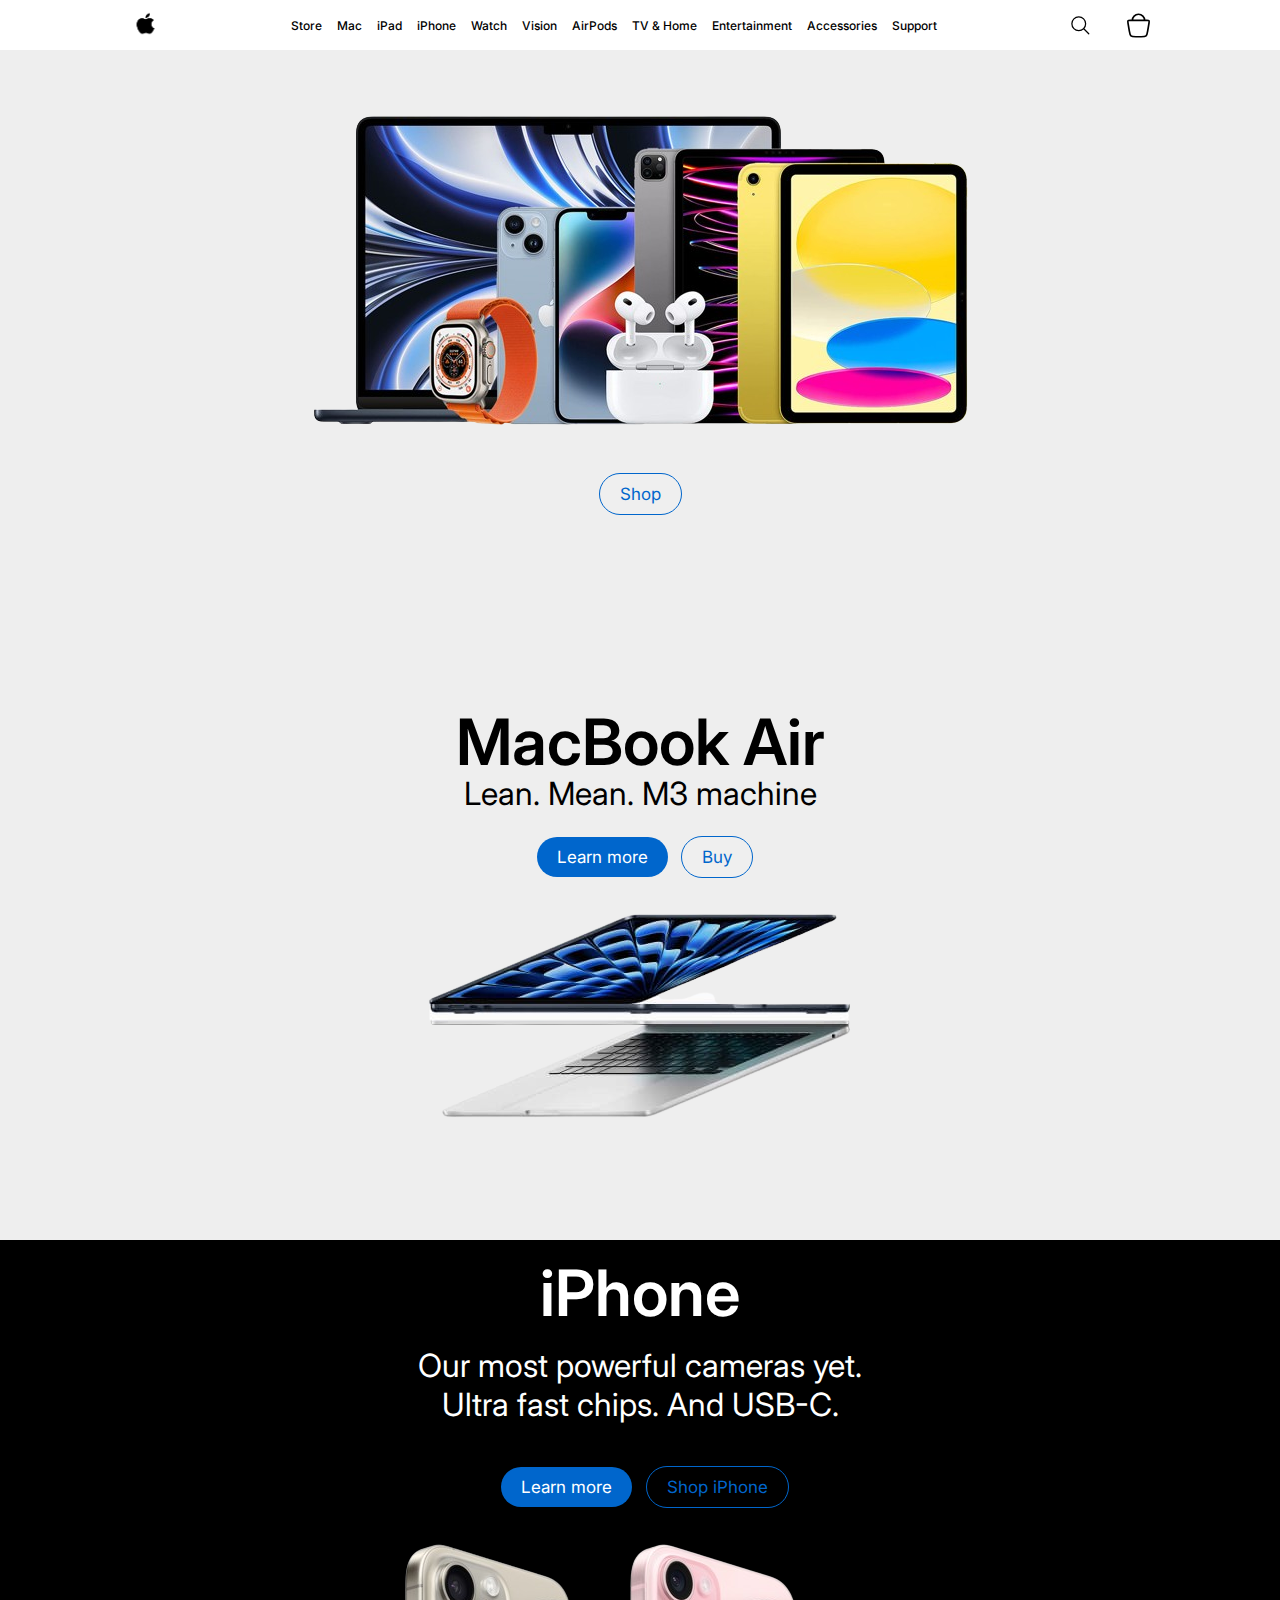
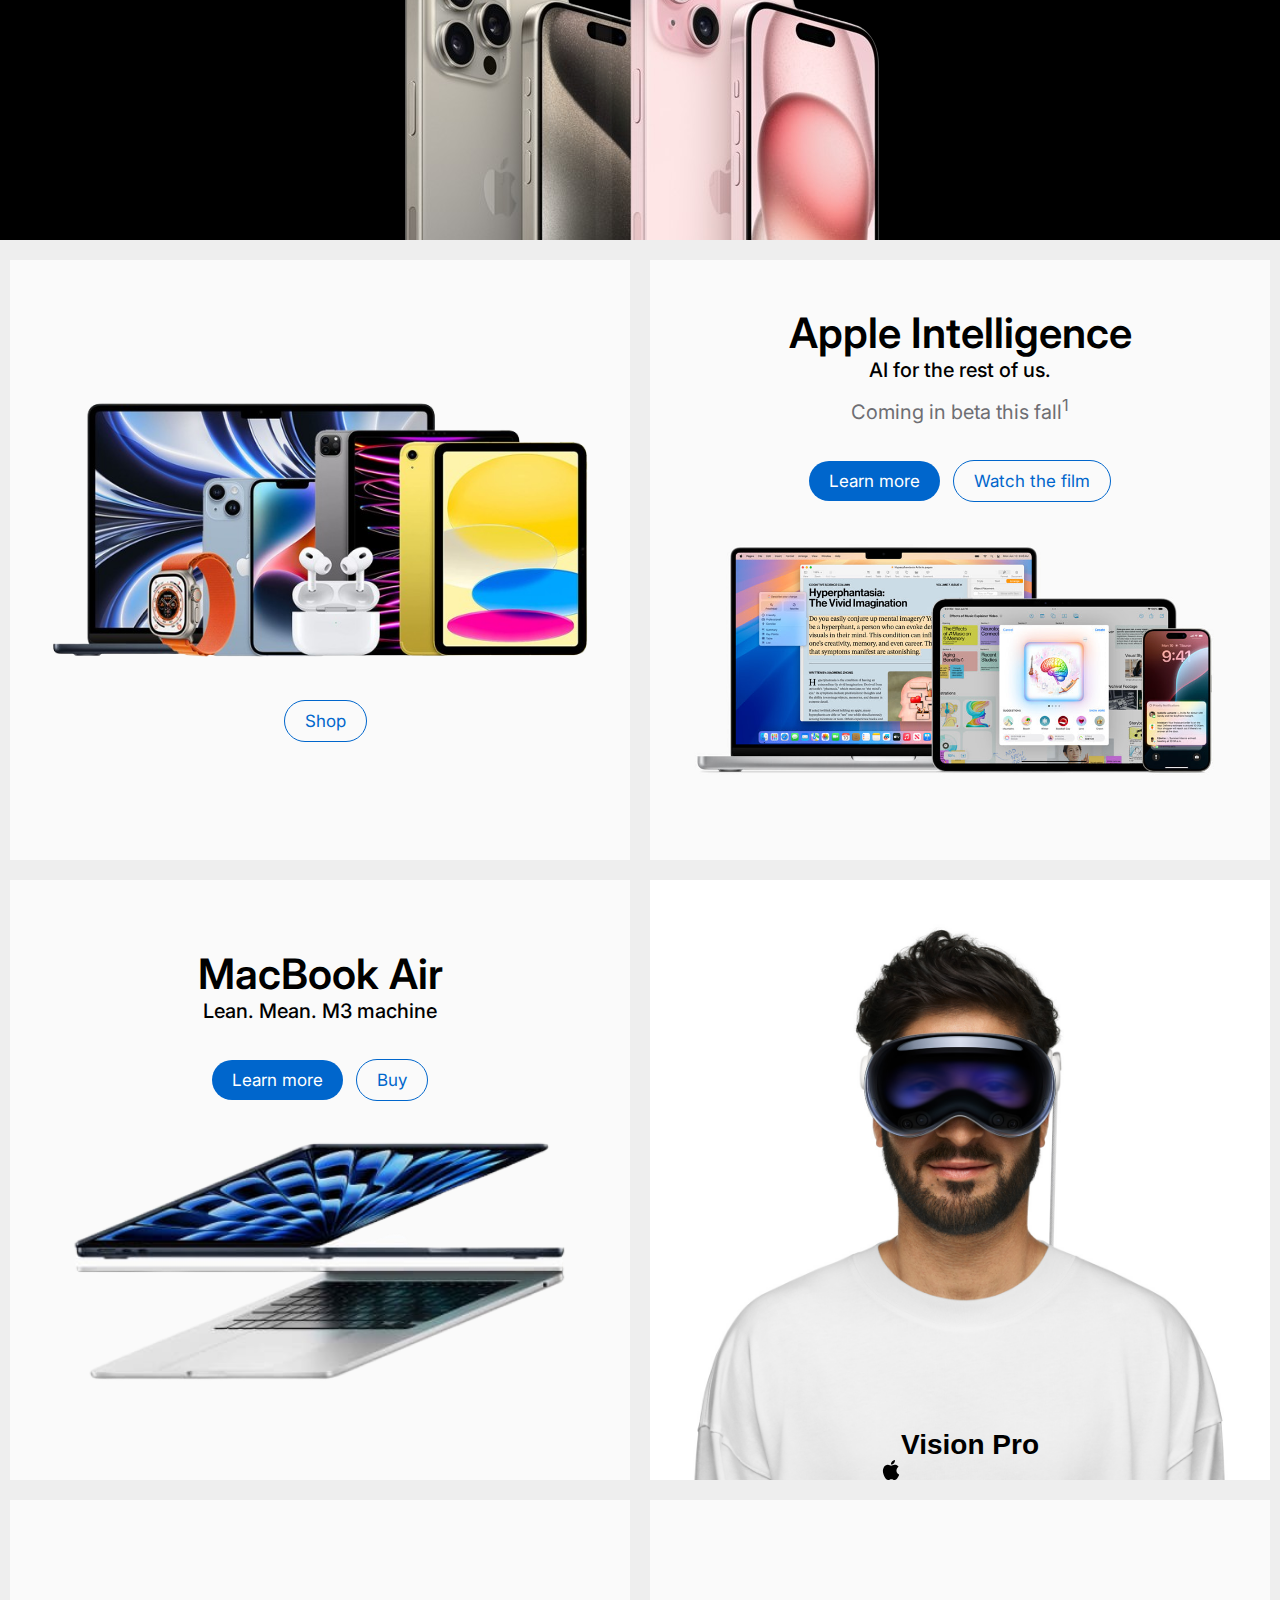
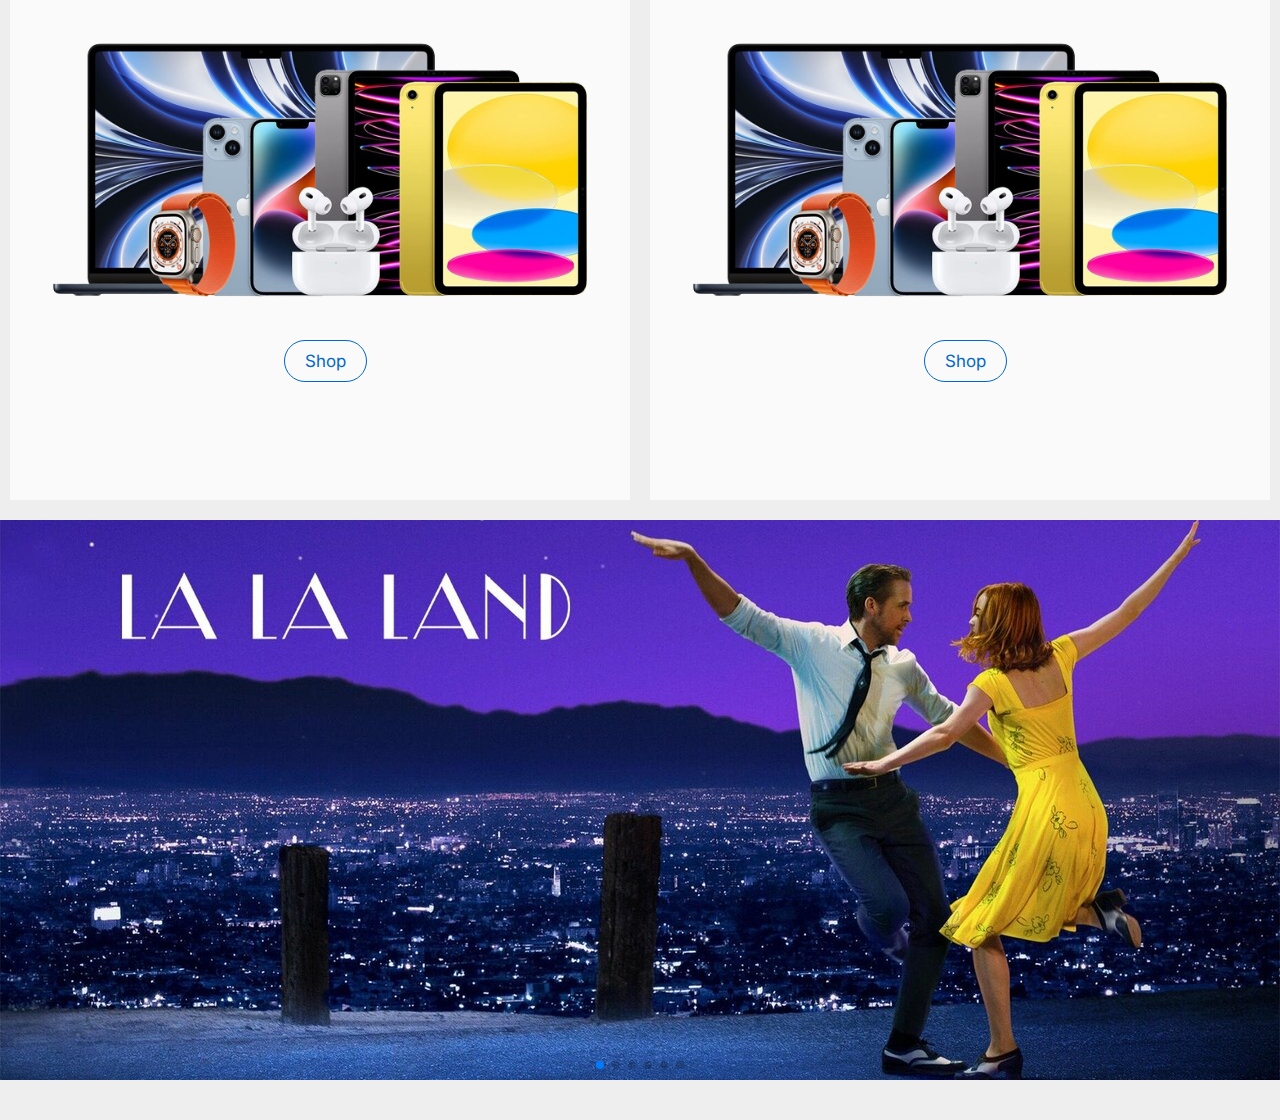
<file: Carousel/index.html>
<!DOCTYPE html>
<html lang="en">
<head>
    <meta charset="UTF-8">
    <meta name="viewport" content="width=device-width, initial-scale=1.0">
    <link rel="stylesheet" href="style.css">
    <link rel="stylesheet" href="https://cdn.jsdelivr.net/npm/swiper@11/swiper-bundle.min.css" />
    <title>Document</title>
</head>
<body>
    <div class="container">
        <header class="header">
            <div class="header-top">
                <div class="logo">
                    <img src="./img/apple-black8038-removebg-preview.png" alt="logo">
                </div>
                <div class="links">
                    <a href="#">Store</a>
                    <a href="#">Mac</a>
                    <a href="#">iPad</a>
                    <a href="#">iPhone</a>
                    <a href="#">Watch</a>
                    <a href="#">Vision</a>
                    <a href="#">AirPods</a>
                    <a href="#">TV & Home</a>
                    <a href="#">Entertainment</a>
                    <a href="#">Accessories</a>
                    <a href="#">Support</a>
                </div>
                <div class="header-btn">
                    <span class="bitcoin-icons--search-outline"></span>
                    <span class="hugeicons--shopping-basket-01"></span>
                </div>
            </div>
        </header>

        <main class="main">
            <section class="section-1">
                <div class="first-img">
                    <img src="./img/apple-family.png" alt="product">
                </div>
                <button>Shop</button>
            </section>

            <section class="section-2">
                <h1>MacBook Air</h1>
                <p>Lean. Mean. M3 machine</p>
                <button id="blue">Learn more</button>
                <button>Buy</button>
                <div class="second-img">
                    <img id="mac_book" src="./img/Apple-MacBook-Air-2-up-hero-240304_s-removebg-preview.png" alt="">
                </div>
            </section>

            <section class="section-3">
                <h1>iPhone</h1>
                <p>Our most powerful cameras yet. <br>Ultra fast chips. And USB-C.</p>
                <button id="blue">Learn more</button>
                <button>Shop iPhone</button>
                <div class="third-img">
                    <img src="./img/iphone-removebg-preview.png" alt="product">
                </div>
            </section>

            <section class="section-4">
                <div class="cards">
                    <div class="card card-1">
                        <div>
                            <img src="./img/apple-family.png" alt="product">
                        </div>
                        <button class="btn">Shop</button>
                    </div>
                    <div class="card card-2">
                        <h1>Apple Intelligence</h1>
                        <p>AI for the rest of us.</p>
                        <p id="gray">Coming in beta this fall<sup>1</sup></p>
                        <button id="blue">Learn more</button>
                        <button class="btn">Watch the film</button>
                        <div>
                            <img src="./img/Apple-Intelligence.jpg" alt="product">
                        </div>
                    </div>
                    <div class="card card-3">
                        <h1>MacBook Air</h1>
                        <p>Lean. Mean. M3 machine</p>
                        <button id="blue">Learn more</button>
                        <button class="btn">Buy</button>
                        <div class="second-img">
                            <img id="mac_book" src="./img/Apple-MacBook-Air-2-up-hero-240304_s-removebg-preview.png" alt="">
                        </div>
                    </div>
                    <div class="card card-4">
                        <span class="logos--apple"></span>
                        <h1>Vision Pro</h1>
                    </div>
                    <div class="card card-5">
                        <div>
                            <img src="./img/apple-family.png" alt="product">
                        </div>
                        <button class="btn">Shop</button>
                    </div>
                    <div class="card card-6">
                        <div>
                            <img src="./img/apple-family.png" alt="product">
                        </div>
                        <button class="btn">Shop</button>
                    </div>
                </div>
            </section>

            <section class="section-5" style="height: 600px;">
                <div class="swiper mySwiper">
                    <div class="swiper-wrapper">
                        <div class="swiper-slide slide-1"></div>
                        <div class="swiper-slide slide-2"></div>
                        <div class="swiper-slide slide-3"></div>
                        <div class="swiper-slide slide-4"></div>
                        <div class="swiper-slide slide-5"></div>
                        <div class="swiper-slide slide-6"></div>
                    </div>
                    <div class="swiper-pagination"></div>
                </div>
            </section>
        </main>
    </div>

    <!-- Swiper JS -->
  <script src="https://cdn.jsdelivr.net/npm/swiper@11/swiper-bundle.min.js"></script>

  <!-- Initialize Swiper -->
  <script>
    var swiper = new Swiper(".mySwiper", {
      spaceBetween: 30,
      centeredSlides: true,
      autoplay: {
        delay: 2500,
        disableOnInteraction: false,
      },
      pagination: {
        el: ".swiper-pagination",
        clickable: true,
      },
      navigation: {
        nextEl: ".swiper-button-next",
        prevEl: ".swiper-button-prev",
      },
    });
  </script>
</body>
</html>
</file>
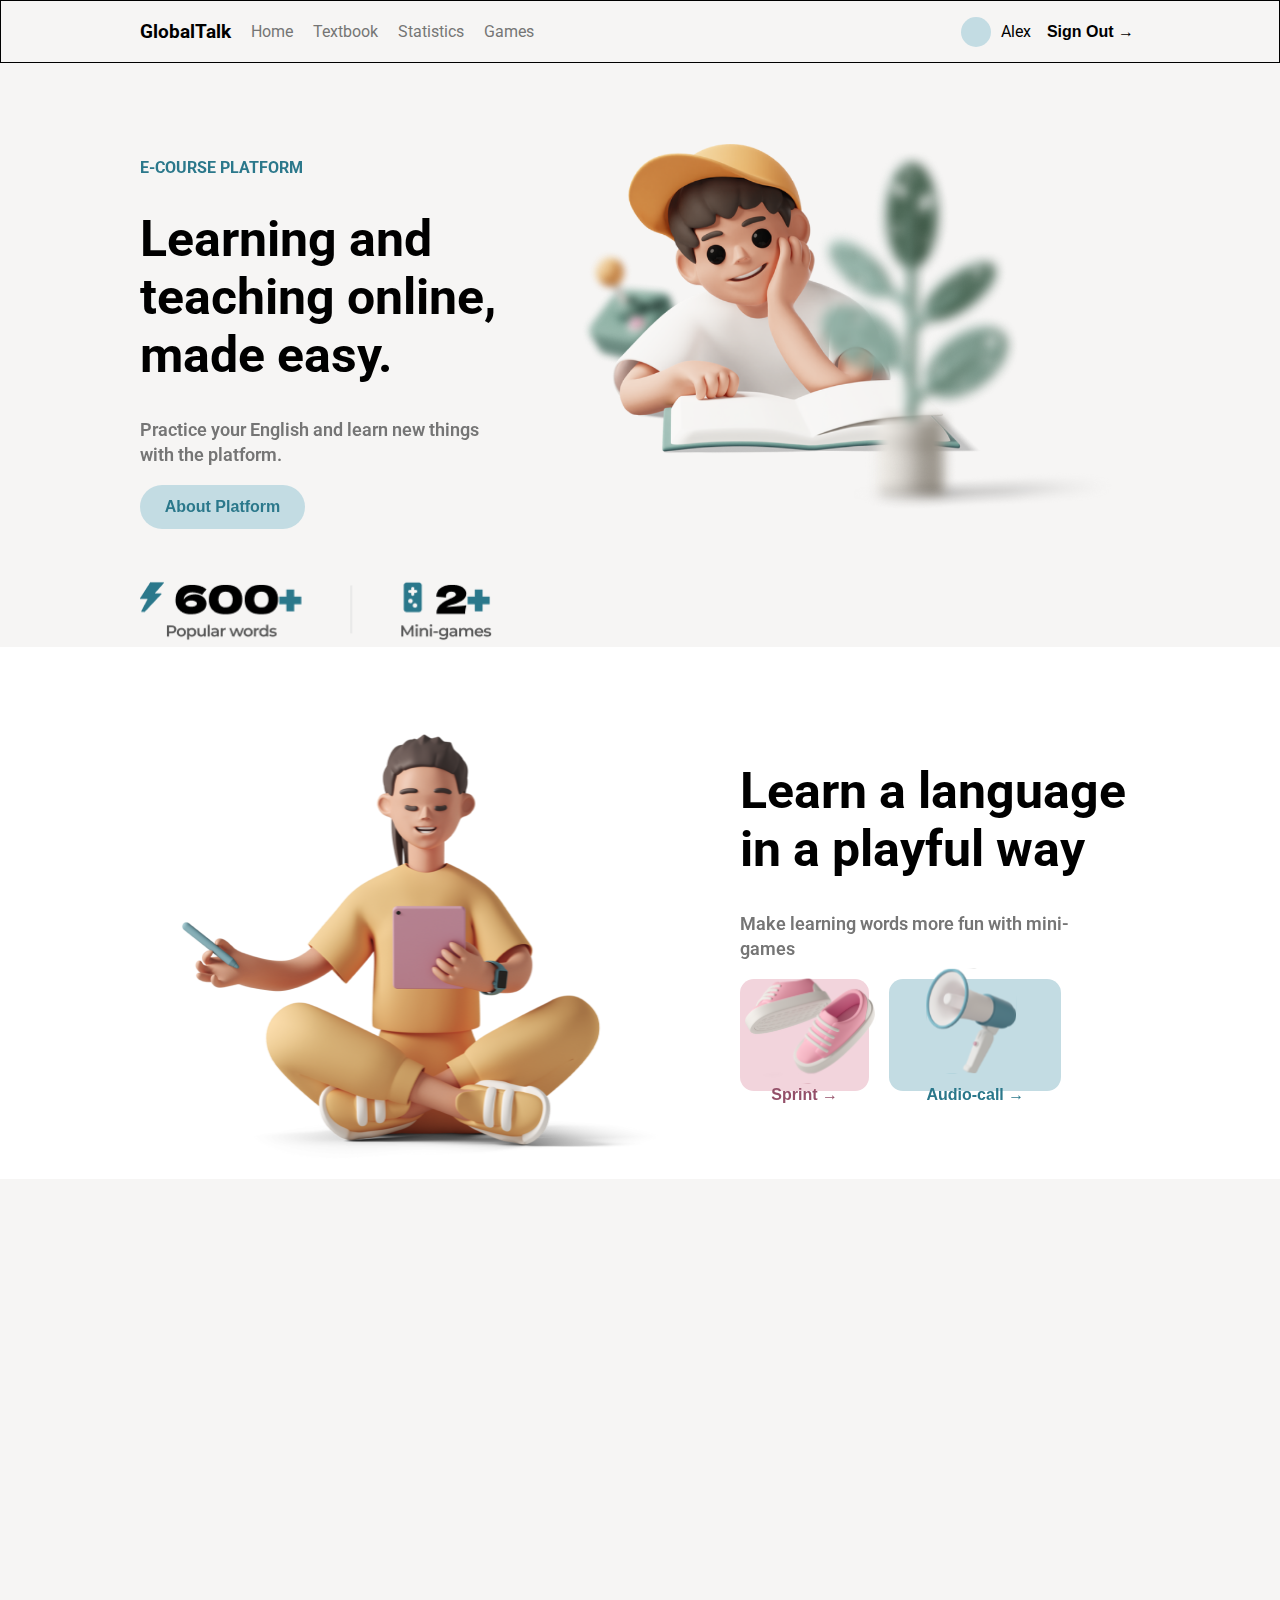
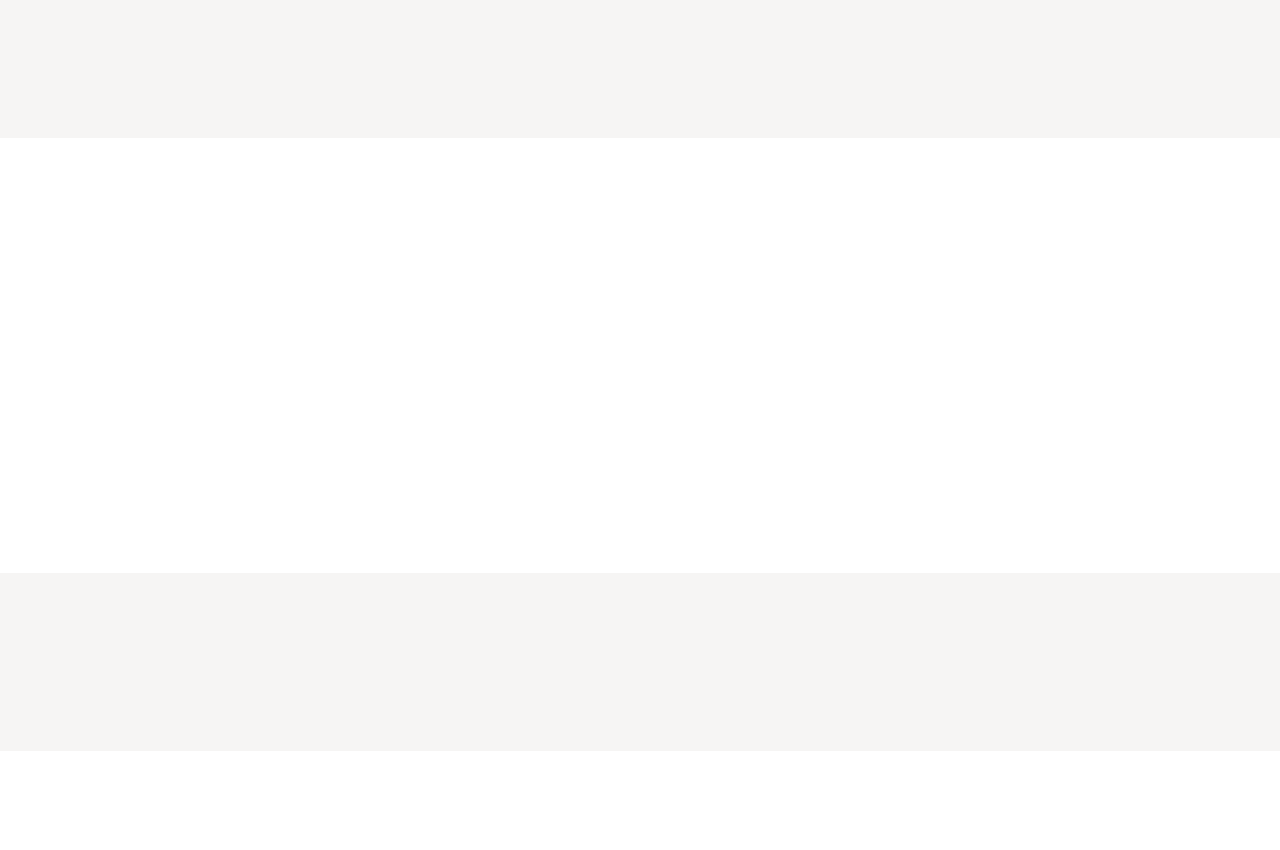
<file: GlobalTalk/index.html>
<!DOCTYPE html>
<html lang="en">

<head>
	<meta charset="UTF-8">
	<meta name="viewport" content="width=device-width, initial-scale=1.0">
	<link rel="stylesheet" href="style.css">
	<link href="https://unpkg.com/aos@2.3.1/dist/aos.css" rel="stylesheet">
	<link rel="stylesheet" href="https://fonts.googleapis.com/css2?family=Material+Symbols+Outlined:opsz,wght,FILL,GRAD@20..48,100..700,0..1,-50..200" />
	<link rel="stylesheet" href="https://fonts.googleapis.com/css2?family=Material+Symbols+Outlined:opsz,wght,FILL,GRAD@24,400,0,0" />
	<link rel="stylesheet" href="https://fonts.googleapis.com/css2?family=Material+Symbols+Outlined:opsz,wght,FILL,GRAD@24,400,0,0" />
	<title>Global Talk</title>
</head>

<body>
	<header>
		<div class="container">
			<div class="left-wrapper">
				<h3>GlobalTalk</h3>
				<a href="#">Home</a>
				<a href="./pages/Textbook.html">Textbook</a>
				<a href="#">Statistics</a>
				<a href="#">Games</a>
			</div>

			<div class="right-header">
				<div class="avatar"></div>
				<p>Alex</p>
				<button>Sign Out →</button>
			</div>

		</div>
	</header>
	<main>
		<section class="main-wrapper-block">
			<div class="container">
				<div class="main-wrap" data-aos="fade-left">
					<div class="main-left-block">
						<p id="title" >E-COURSE PLATFORM</p>
						<h1>Learning and
							<br>teaching online,
							<br>made easy.
						</h1>
						<p>Practice your English and learn new things <br>with the platform.</p>
						<button>About Platform</button>
						<img id="info" src="../GlobalTalk/img/Frame 8.png" alt="">
					</div>
					<div class="main-right-block">
						<div class="main-img">
							<img src="./img/Frame 24.png" alt="">
						</div>
					</div>
				</div>
			</div>
		</section>
		<section class="main-wrap-block">
			<div class="container">
				<div class="main-wrap" data-aos="fade-right">
					<div class="left-wrap">
						<div class="left-img">
							<img src="./img/image 8.png" alt="">
						</div>
					</div>
					<div class="right-wrap">
						<h1>Learn a language <br>in a playful way</h1>
						<p>Make learning words more fun with mini-<br>games</p>
						<div class="right-wrap-btn">
							<button id="pink"><img src="./img/image 10.svg" alt=""><span>Sprint →</span></button>
							<button id="cyan"><img src="./img/image 11.svg" alt=""><span>Audio-call →</span></button>
						</div>
					</div>
				</div>
			</div>
		</section>
		<section class="main-wrapper-block">
			<div class="container">
				<div class="main-wrap" data-aos="fade-left">
					<div class="main-left-block">
						<h1>Increase your <br>vocabulary</h1>
						<p>Traditional and new effective approaches to <br>word study</p>
						<button>Textbook →</button>
					</div>

					<div class="main-right-block">
						<div class="main-img">
							<img src="./img/image 2.png" alt="">
						</div>
					</div>
				</div>
			</div>
		</section>
		<section class="main-wrap-block">
			<div class="container">
				<div class="main-wrap" data-aos="fade-right">
					<div class="left-wrap">
						<div class="left-img">
							<img src="./img/image 1.png" alt="">
						</div>
					</div>
					<div class="right-wrap">
						<h1>Watch your <br>progress every <br>day</h1>
						<p>Save statistics on your achievements, words <br>learned, and mistakes</p>
						<button>Statistics →</button>
					</div>
				</div>
			</div>
		</section>
	</main>
	<footer>
		<div class="container">
			<div class="main-wrap" data-aos="fade-up"
			data-aos-anchor-placement="center-bottom">
				<div class="footer-top">
					<div class="footer-left">
						<a href="#">Home</a>
						<a href="#">Textbook</a>
						<a href="#">Statistics</a>
						<a href="#">Games</a>
					</div>
					<div class="footer-right">
						<p>Alex</p>
						<p>Gabriel</p>
						<p>Marcus</p>
					</div>
				</div>
				<hr style="border: 1.2 solid #E0E0E0;">
				<div class="footer-bottom">
					<div class="footer-left-bottom">
						<a href="#"><span class="material-symbols-outlined">info</span></a>
						<a href="#"><span class="material-symbols-outlined">share</span></a>
						<a href="#"><span class="material-symbols-outlined">youtube_activity</span></a>
					</div>
					<div class="footer-right-bottom">
						<p>©2021 GlobalTalk. Project for <a href="#">GlobalTalk</a>.</p>
					</div>
				</div>
			</div>
		</div>
	</footer>
	<script src="https://unpkg.com/aos@2.3.1/dist/aos.js"></script>
	<script>
		AOS.init();
	</script>
</body>

</html>
</file>
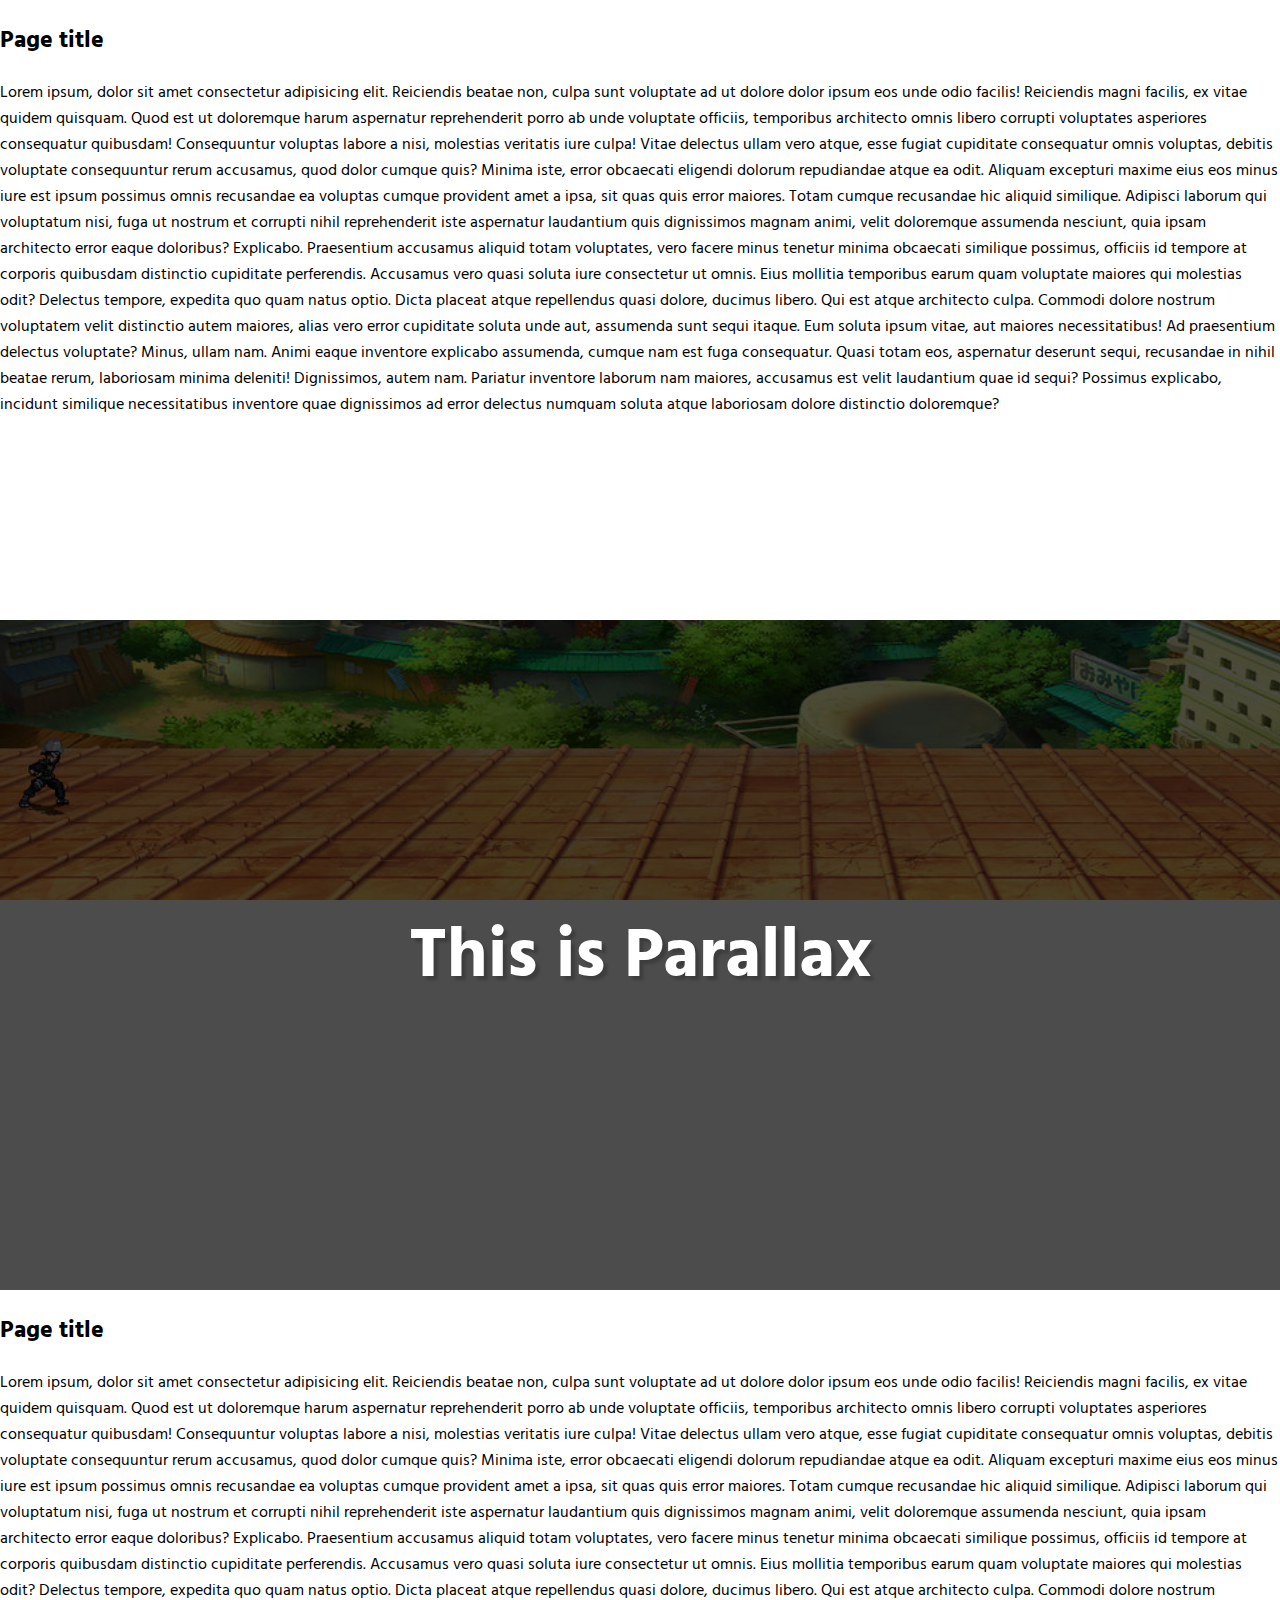
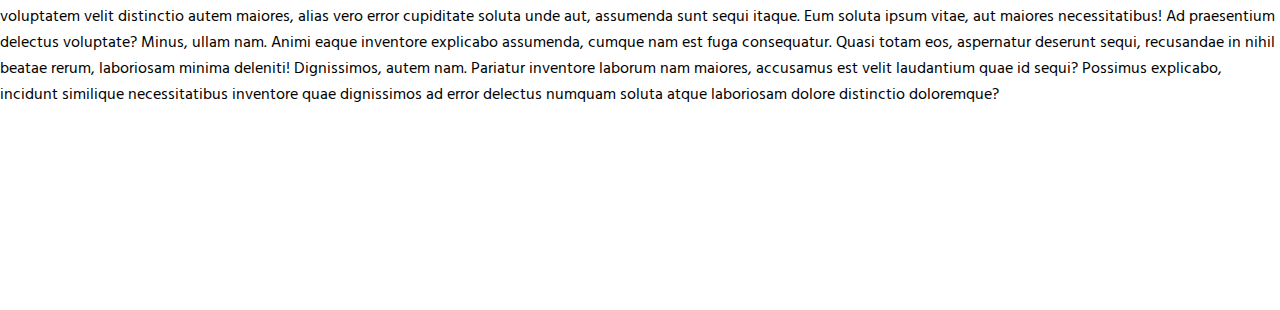
<file: parallax/index.html>
<!DOCTYPE html>
<html lang="en">
<head>
    <meta charset="UTF-8">
    <meta name="viewport" content="width=device-width, initial-scale=1.0">
    <link rel="stylesheet" href="./style.css">
    <title>Document</title>
</head>
<body>
    <div class="page-content">
        <h2>Page title</h2>
        <p>Lorem ipsum, dolor sit amet consectetur adipisicing elit. Reiciendis beatae non, culpa sunt voluptate ad ut dolore dolor ipsum eos unde odio facilis! Reiciendis magni facilis, ex vitae quidem quisquam.
        Quod est ut doloremque harum aspernatur reprehenderit porro ab unde voluptate officiis, temporibus architecto omnis libero corrupti voluptates asperiores consequatur quibusdam! Consequuntur voluptas labore a nisi, molestias veritatis iure culpa!
        Vitae delectus ullam vero atque, esse fugiat cupiditate consequatur omnis voluptas, debitis voluptate consequuntur rerum accusamus, quod dolor cumque quis? Minima iste, error obcaecati eligendi dolorum repudiandae atque ea odit.
        Aliquam excepturi maxime eius eos minus iure est ipsum possimus omnis recusandae ea voluptas cumque provident amet a ipsa, sit quas quis error maiores. Totam cumque recusandae hic aliquid similique.
        Adipisci laborum qui voluptatum nisi, fuga ut nostrum et corrupti nihil reprehenderit iste aspernatur laudantium quis dignissimos magnam animi, velit doloremque assumenda nesciunt, quia ipsam architecto error eaque doloribus? Explicabo.
        Praesentium accusamus aliquid totam voluptates, vero facere minus tenetur minima obcaecati similique possimus, officiis id tempore at corporis quibusdam distinctio cupiditate perferendis. Accusamus vero quasi soluta iure consectetur ut omnis.
        Eius mollitia temporibus earum quam voluptate maiores qui molestias odit? Delectus tempore, expedita quo quam natus optio. Dicta placeat atque repellendus quasi dolore, ducimus libero. Qui est atque architecto culpa.
        Commodi dolore nostrum voluptatem velit distinctio autem maiores, alias vero error cupiditate soluta unde aut, assumenda sunt sequi itaque. Eum soluta ipsum vitae, aut maiores necessitatibus! Ad praesentium delectus voluptate?
        Minus, ullam nam. Animi eaque inventore explicabo assumenda, cumque nam est fuga consequatur. Quasi totam eos, aspernatur deserunt sequi, recusandae in nihil beatae rerum, laboriosam minima deleniti! Dignissimos, autem nam.
        Pariatur inventore laborum nam maiores, accusamus est velit laudantium quae id sequi? Possimus explicabo, incidunt similique necessitatibus inventore quae dignissimos ad error delectus numquam soluta atque laboriosam dolore distinctio doloremque?</p>
    </div>
    <div class="container">
        <div class="parallax-content">
            <h1>This is Parallax</h1>
        </div>
        <div class="mask"></div>
    </div>
    <div class="page-content">
        <h2>Page title</h2>
        <p>Lorem ipsum, dolor sit amet consectetur adipisicing elit. Reiciendis beatae non, culpa sunt voluptate ad ut dolore dolor ipsum eos unde odio facilis! Reiciendis magni facilis, ex vitae quidem quisquam.
        Quod est ut doloremque harum aspernatur reprehenderit porro ab unde voluptate officiis, temporibus architecto omnis libero corrupti voluptates asperiores consequatur quibusdam! Consequuntur voluptas labore a nisi, molestias veritatis iure culpa!
        Vitae delectus ullam vero atque, esse fugiat cupiditate consequatur omnis voluptas, debitis voluptate consequuntur rerum accusamus, quod dolor cumque quis? Minima iste, error obcaecati eligendi dolorum repudiandae atque ea odit.
        Aliquam excepturi maxime eius eos minus iure est ipsum possimus omnis recusandae ea voluptas cumque provident amet a ipsa, sit quas quis error maiores. Totam cumque recusandae hic aliquid similique.
        Adipisci laborum qui voluptatum nisi, fuga ut nostrum et corrupti nihil reprehenderit iste aspernatur laudantium quis dignissimos magnam animi, velit doloremque assumenda nesciunt, quia ipsam architecto error eaque doloribus? Explicabo.
        Praesentium accusamus aliquid totam voluptates, vero facere minus tenetur minima obcaecati similique possimus, officiis id tempore at corporis quibusdam distinctio cupiditate perferendis. Accusamus vero quasi soluta iure consectetur ut omnis.
        Eius mollitia temporibus earum quam voluptate maiores qui molestias odit? Delectus tempore, expedita quo quam natus optio. Dicta placeat atque repellendus quasi dolore, ducimus libero. Qui est atque architecto culpa.
        Commodi dolore nostrum voluptatem velit distinctio autem maiores, alias vero error cupiditate soluta unde aut, assumenda sunt sequi itaque. Eum soluta ipsum vitae, aut maiores necessitatibus! Ad praesentium delectus voluptate?
        Minus, ullam nam. Animi eaque inventore explicabo assumenda, cumque nam est fuga consequatur. Quasi totam eos, aspernatur deserunt sequi, recusandae in nihil beatae rerum, laboriosam minima deleniti! Dignissimos, autem nam.
        Pariatur inventore laborum nam maiores, accusamus est velit laudantium quae id sequi? Possimus explicabo, incidunt similique necessitatibus inventore quae dignissimos ad error delectus numquam soluta atque laboriosam dolore distinctio doloremque?</p>
    </div>
</body>
</html>
</file>
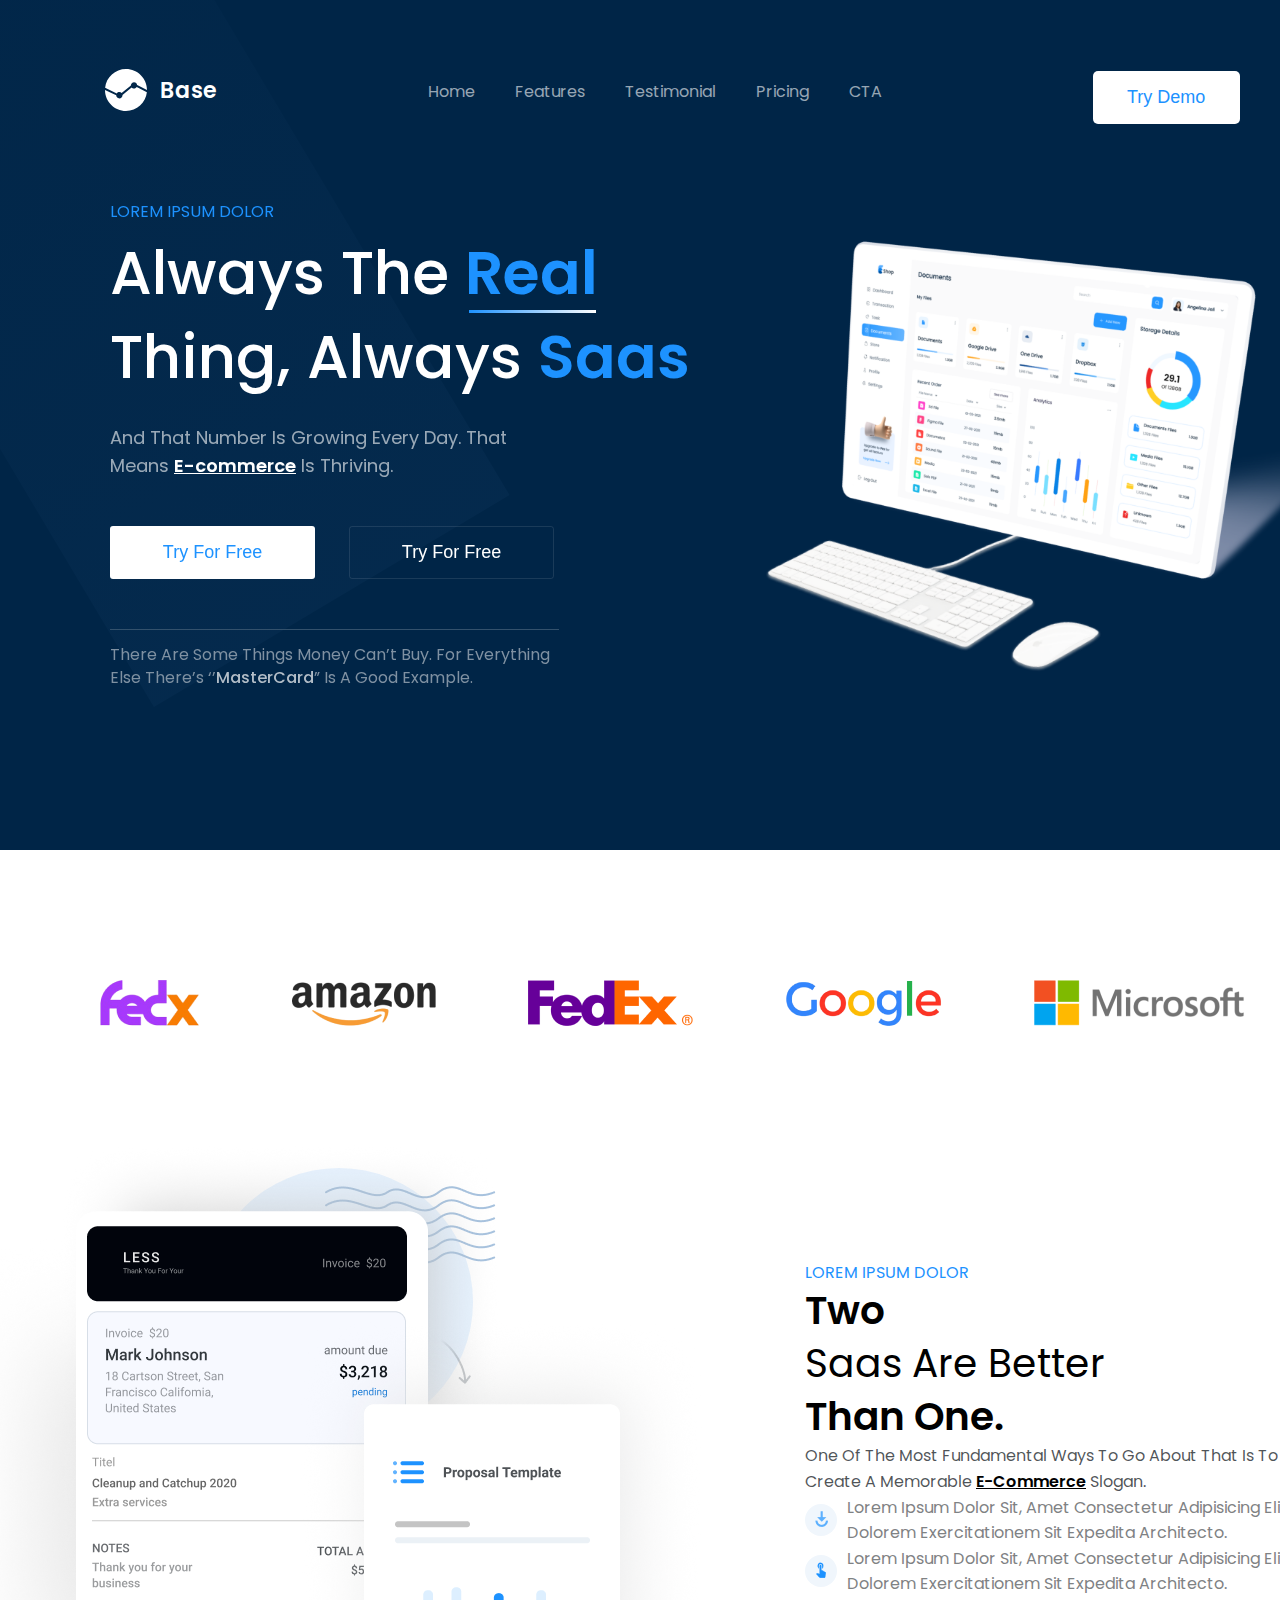
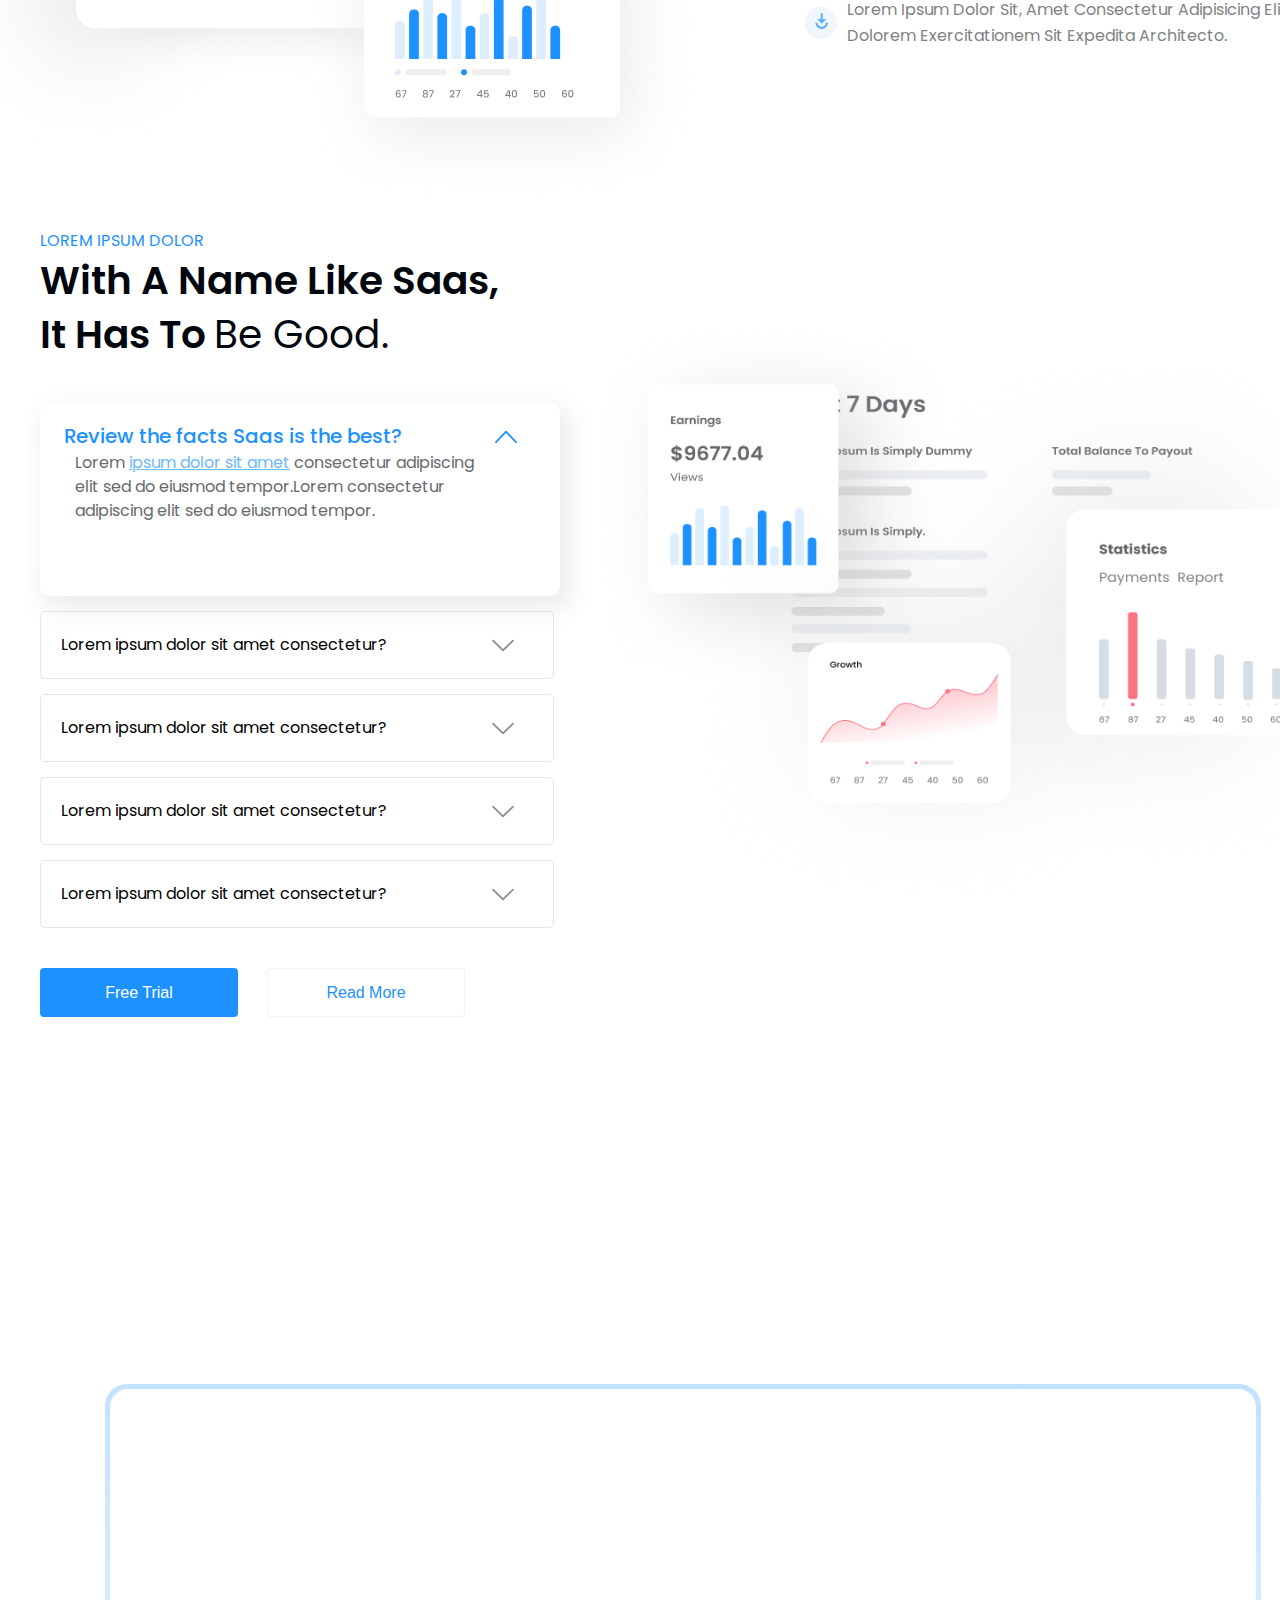
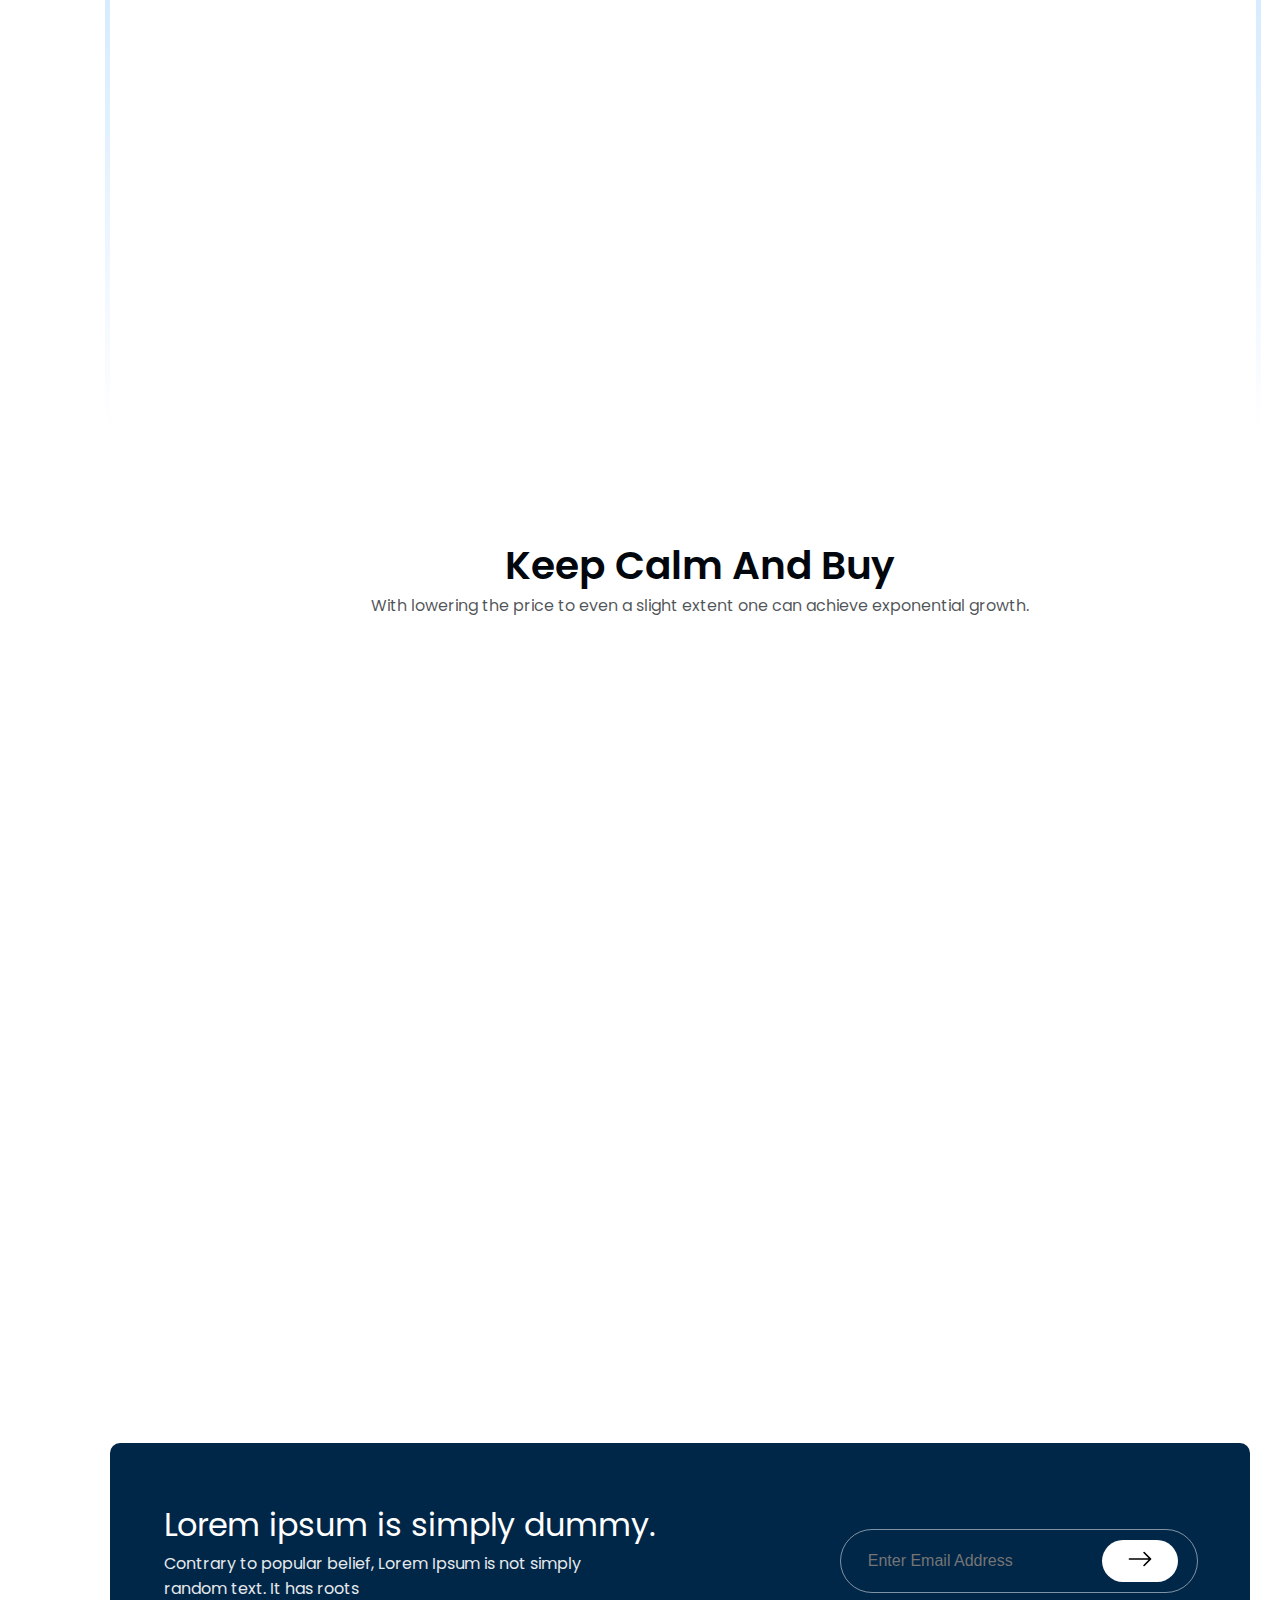
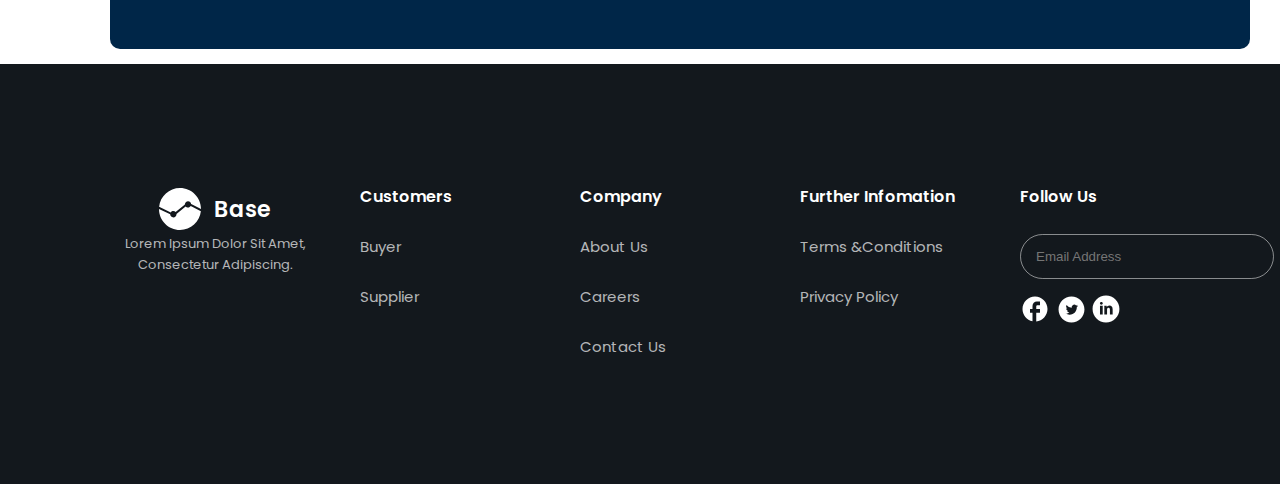
<file: Web_page/index.html>
<!DOCTYPE html>
<html lang="en">
<head>
    <meta charset="UTF-8">
    <meta name="viewport" content="width=device-width, initial-scale=1.0">
    <link href="https://unpkg.com/aos@2.3.1/dist/aos.css" rel="stylesheet">
    <link rel="stylesheet" href="style.css">
    <title>Document</title>
</head>
<body>
    <div class="container">

        <header class="header">
            <div class="header-top">
                <span class="logo"><img src="./img/Subtract.svg" alt=""><p>Base</p></span>
                <div class="header-links">
                    <a href="#">Home</a>
                    <a href="#">Features</a>
                    <a href="#">Testimonial</a>
                    <a href="#">Pricing</a>
                    <a href="#">CTA</a>
                </div>
                <button>Try Demo</button>
                <div class="el"></div>
            </div>
            <div class="header-title">
                <div class="title-left" data-aos="fade-right">
                    <p id="first">LOREM IPSUM DOLOR</p>
                    <h1>Always The <span>Real</span> <br>Thing, Always <span>Saas</span></h1>
                    <p id="second">And That Number Is Growing Every Day. That <br>Means <a href="#">E-commerce</a> Is Thriving.</p>
                    <div class="btn">
                        <button id="btn_1">Try For Free</button>
                        <button id="btn_2">Try For Free</button>
                    </div>
                    <div class="comment">
                        <p>There Are Some Things Money Can’t Buy. For Everything <br>Else There’s ‘’<span>MasterCard</span>” Is A Good Example. </p>
                    </div>
                </div>
                <div id="line" data-aos="fade-right"></div>
                <div class="title-right" data-aos="fade-left">
                    <img src="./img/Group 365.png" alt="">
                </div>
            </div>
        </header>

        <main class="main">
            <div class="article">
                <img src="./img/FedEx.png" alt="">
                <img src="./img/Amazon.png" alt="">
                <img src="./img/FedEx (2).png" alt="">
                <img src="./img/Google.png" alt="">
                <img src="./img/Microsoft.png" alt="">
            </div>
            <div class="article-info">
                <div class="info-left">
                    <img src="./img/Group 475.png" alt="" id="back-img">
                    <img src="./img/Group 486.png" alt="" id="front-img">
                    <div class="bubble"></div>
                    <img src="./img/Group 476.png" alt="" id="waves">
                    <img src="./img/Vector 19.png" alt="" id="arrow">
                </div>
                <div class="info-right">
                    <p id="info_1">LOREM IPSUM DOLOR</p>
                    <h1><span>Two</span> Saas Are Better <br><span>Than One.</span></h1>
                    <p>One Of The Most Fundamental Ways To Go About That Is To <br>Create A Memorable <a href="#">E-Commerce</a> Slogan.</p>
                    <span>
                        <button><img src="./img/Vector (1).png" alt=""></button>
                        <p>Lorem Ipsum Dolor Sit, Amet Consectetur Adipisicing Elit. <br>Dolorem Exercitationem Sit Expedita Architecto.</p>
                    </span>
                    <span>
                        <button><img src="./img/Vector.png" alt=""></button>
                        <p>Lorem Ipsum Dolor Sit, Amet Consectetur Adipisicing Elit. <br>Dolorem Exercitationem Sit Expedita Architecto.</p>
                    </span>
                    <span>
                        <button><img src="./img/Vector (1).png" alt=""></button>
                        <p>Lorem Ipsum Dolor Sit, Amet Consectetur Adipisicing Elit. <br>Dolorem Exercitationem Sit Expedita Architecto.</p>
                    </span>
                </div>
            </div>
            <div class="mid-article">
                <div class="mid-info">
                    <p>LOREM IPSUM DOLOR</p>
                    <h1>With A Name Like Saas, <br>It Has To <span>Be Good.</span></h1>
                    <div class="mid-cards">
                        <div class="main-card">
                            <span><p>Review the facts Saas is the best?</p><span class="ep--arrow-up"></span></span>
                            <p id="card-content">Lorem <a href="#">ipsum dolor sit amet</a> consectetur adipiscing <br>elit sed do eiusmod tempor.Lorem consectetur <br>adipiscing elit sed do eiusmod tempor.</p>
                        </div>
                        <div class="other-cards">Lorem ipsum dolor sit amet consectetur?<span class="ep--arrow-down"></span></div>
                        <div class="other-cards">Lorem ipsum dolor sit amet consectetur?<span class="ep--arrow-down"></span></div>
                        <div class="other-cards">Lorem ipsum dolor sit amet consectetur?<span class="ep--arrow-down"></span></div>
                        <div class="other-cards">Lorem ipsum dolor sit amet consectetur?<span class="ep--arrow-down"></span></div>
                    </div>
                    <button id="mid-btn">Free Trial</button>
                    <button id="mid-btn_2">Read More</button>
                </div>
                <div class="mid-img">
                    <img src="./img/Group 462.png" alt="">
                    <!-- <div class="pill"></div> -->
                </div>
            </div>
            <div class="benefits">
                <div class="headline" data-aos="fade-down" data-aos-duration="500">
                    <p id="info_1">LOREM IPSUM DOLOR SIT AMET</p>
                    <h1>The Loudest Noise Comes From <br>The Electric Saas.</h1>
                    <p>Lorem ipsum dolor sit amet, consectetur adipiscing elit, sed do eiusmod.</p>
                </div>
                <div class="list">
                    <div class="list-grid" data-aos="zoom-out-up" data-aos-duration="1000">
                        <div class="list-item">
                            <img src="./img/Vector 1.png" alt="">
                            <h4>Responsive Layout</h4>
                            <p>Lorem ipsum dolor sit amet, <br>consectetur adipiscing</p>
                        </div>
                        <div class="list-item">
                            <img src="./img/Vector 2.png" alt="">
                            <h4>Smart BEM Grid</h4>
                            <p>Lorem ipsum dolor sit amet, <br>consectetur adipiscing</p>
                        </div>
                        <div class="list-item">
                            <img src="./img/Vector 3.png" alt="">
                            <h4>User Friendly</h4>
                            <p>Lorem ipsum dolor sit amet, <br>consectetur adipiscing</p>
                        </div>
                        <div class="list-item">
                            <img src="./img/Vector 4.png" alt="">
                            <h4>Built on Bootstrap v4</h4>
                            <p>Lorem ipsum dolor sit amet, <br>consectetur adipiscing</p>
                        </div>
                        <div class="list-item">
                            <img src="./img/Vector 5.png" alt="">
                            <h4>Best online Security</h4>
                            <p>Lorem ipsum dolor sit amet, <br>consectetur adipiscing</p>
                        </div>
                        <div class="list-item">
                            <img src="./img/Vector 6.png" alt="">
                            <h4>Creative Design</h4>
                            <p>Lorem ipsum dolor sit amet, <br>consectetur adipiscing</p>
                        </div>
                    </div>
                </div>
                <div class="product">
                    <div class="product-title">
                        <h1>Keep Calm And Buy</h1>
                        <p>With lowering the price to even a slight extent one can achieve exponential growth.</p>
                    </div>
                    <div class="product-cards" data-aos="zoom-out-up">
                        <div class="card">
                            <div class="card-info">
                                <h1>STUDENT</h1>
                                <p>Lorem ipsum dolor sit amet, <br>consectetur adipiscing.</p>
                                <h2>$15</h2>
                                <button id="one">Monthly</button>
                                <button id="two">Annually</button>
                                <div class="card-list">
                                    <span class="card-item"><span class="mdi--tick-circle"></span><p>Consulting with experts <br>20 times for I year</p></span>
                                    <span class="card-item"><span class="mdi--tick-circle"></span><p>Add friends for free <br>for 1month</p></span>
                                    <span class="card-item"><span class="mdi--tick-circle"></span><p>Free 5 fonts</p></span>
                                </div>
                                <button id="three">Buy Now</button>
                            </div>
                        </div>
                        <div class="card-main">
                            <div class="card-info-main">
                                <h1>PRO</h1>
                                <p>Lorem ipsum dolor sit amet, <br>consectetur adipiscing.</p>
                                <h2>$30</h2>
                                <button id="one">Monthly</button>
                                <button id="two">Annually</button>
                                <div class="card-list">
                                    <span class="card-item"><span class="mdi--tick-circle"></span><p>Consulting with experts <br>20 times for I year</p></span>
                                    <span class="card-item"><span class="mdi--tick-circle"></span><p>Add friends for free <br>for 1month</p></span>
                                    <span class="card-item"><span class="mdi--tick-circle"></span><p>Free 5 fonts</p></span>
                                </div>
                                <button id="three">Buy Now</button>
                            </div>
                        </div>
                        <div class="card">
                            <div class="card-info">
                                <h1>COMPANY</h1>
                                <p>Lorem ipsum dolor sit amet, <br>consectetur adipiscing.</p>
                                <h2>$70</h2>
                                <button id="one">Monthly</button>
                                <button id="two">Annually</button>
                                <div class="card-list">
                                    <span class="card-item"><span class="mdi--tick-circle"></span><p>Consulting with experts <br>20 times for I year</p></span>
                                    <span class="card-item"><span class="mdi--tick-circle"></span><p>Add friends for free <br>for 1month</p></span>
                                    <span class="card-item"><span class="mdi--tick-circle"></span><p>Free 5 fonts</p></span>
                                </div>
                                <button id="three">Buy Now</button>
                            </div>
                        </div>
                    </div>
                </div>
                <div class="main-bottom">
                    <div class="bottom-one">
                        <h1>Lorem ipsum is simply dummy.</h1>
                        <p>Contrary to popular belief, Lorem Ipsum is not simply <br>random text. It has roots</p>
                    </div>
                    <div class="bottom-two">
                        <div class="email">
                            <input type="text" placeholder="Enter Email Address">
                            <button><span class="bi--arrow-right"></span></button>
                        </div>
                    </div>
                </div>
            </div>
        </main>

        <footer class="footer">
            <div class="footer-grid">
                <div class="item logo"><img src="./img/Subtract.svg" alt=""><p>Base</p></div>
                <div class="item item-2"><p>Customers</p></div>
                <div class="item item-3"><p>Company</p></div>
                <div class="item item-4"><p>Further Infomation</p></div>
                <div class="item item-5"><p>Follow Us</p></div>
                <div class="item item-6">Lorem Ipsum Dolor Sit Amet, <br>Consectetur Adipiscing.</div>
                <div class="item item-7"><a href="#">Buyer</a></div>
                <div class="item item-8"><a href="#">About Us</a></div>
                <div class="item item-9"><a href="#">Terms &Conditions</a></div>
                <div class="item item-10">
                    <input type="text" placeholder="Email Address">
                </div>
                <div class="item"></div>
                <div class="item item-12"><a href="#">Supplier</a></div>
                <div class="item item-13"><a href="#">Careers</a></div>
                <div class="item item-14"><a href="#">Privacy Policy</a></div>
                <div class="item item-15">
                    <span class="ic--baseline-facebook"></span>
                    <span class="entypo-social--twitter-with-circle"></span>
                    <span class="entypo-social--linkedin-with-circle"></span>
                </div>
                <div class="item"></div>
                <div class="item"></div>
                <div class="item item-18"><a href="#">Contact Us</a></div>
                <div class="item"></div>
                <div class="item"></div>
            </div>
        </footer>

    </div>
    <script src="https://unpkg.com/aos@2.3.1/dist/aos.js"></script>
    <script>
        AOS.init();
    </script>
</body>
</html>
</file>
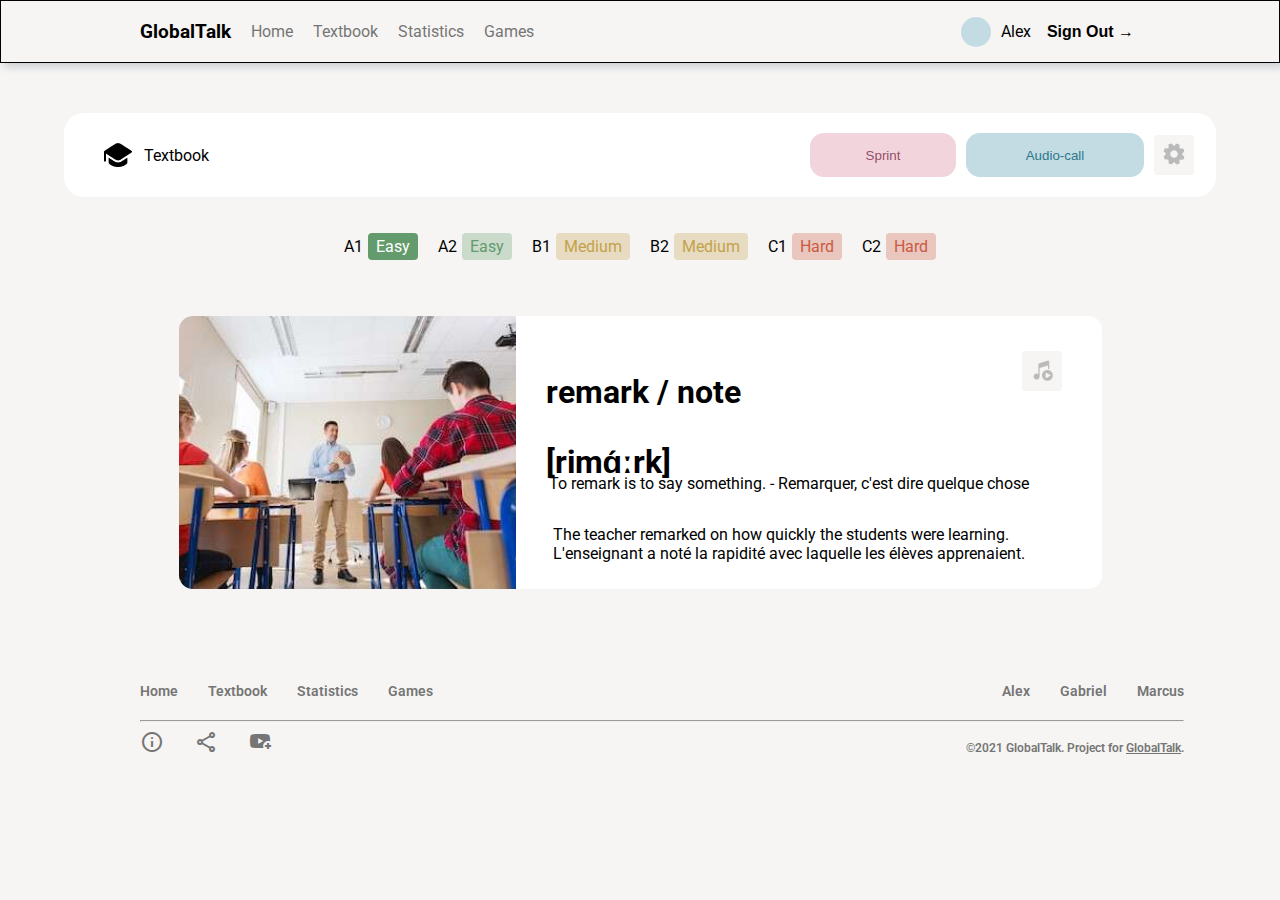
<file: GlobalTalk/pages/Textbook.html>
<!DOCTYPE html>
<html lang="en">

<head>
	<meta charset="UTF-8">
	<meta name="viewport" content="width=device-width, initial-scale=1.0">
	<title>Document</title>
	<link rel="stylesheet" href="../style/Textbook.css">
	<link rel="stylesheet" href="../style.css">
    <link rel="stylesheet" href="https://fonts.googleapis.com/css2?family=Material+Symbols+Outlined:opsz,wght,FILL,GRAD@20..48,100..700,0..1,-50..200" />
	<link rel="stylesheet" href="https://fonts.googleapis.com/css2?family=Material+Symbols+Outlined:opsz,wght,FILL,GRAD@24,400,0,0" />
	<link rel="stylesheet" href="https://fonts.googleapis.com/css2?family=Material+Symbols+Outlined:opsz,wght,FILL,GRAD@24,400,0,0" />
</head>

<body>
	<header>
		<div class="container">
			<div class="left-wrapper">
				<h3>GlobalTalk</h3>
				<a href="../index.html">Home</a>
				<a href="#">Textbook</a>
				<a href="#">Statistics</a>
				<a href="#">Games</a>
			</div>

			<div class="right-header">
				<div class="avatar"></div>
				<p>Alex</p>
				<button>Sign Out →</button>
			</div>

		</div>
	</header>
	<main>
		<section class="section-1">
			<div class="wrap-block-main">
                <span class="preview">
                    <img src="../img/fluent_hat-graduation-24-filled.png" alt="">
                    <p>Textbook</p>
                </span>
                <div class="preview-btn">
                    <button id="f-btn">Sprint</button>
                    <button id="s-btn">Audio-call</button>
                    <button id="t-btn"><img src="../img/vscode-icons_file-type-light-config.png" alt=""></button>
                </div>
			</div>
			<div class="filter-category">
				<div class="a1-category">
					<p>A1</p>
					<p class="block-text">Easy</p>
				</div>


				<div class="a2-category">
					<p>A2</p>
					<p class="block-text">Easy</p>
				</div>


				<div class="b1-category">
					<p>B1</p>
					<p class="block-text">Medium</p>
				</div>

				<div class="b2-category">
					<p>B2</p>
					<p class="block-text">Medium</p>
				</div>

                <div class="c1-category">
					<p>C1</p>
					<p class="block-text">Hard</p>
				</div>

                <div class="c2-category">
					<p>C2</p>
					<p class="block-text">Hard</p>
				</div>
			</div>
		</section>
        <section class="section-2">

            <div class="card">
                <img src="../img/image 55.png" alt="">
                <div class="card-content">
                    <div class="card-content-one">
                        <h1>remark / note<br><p>[rimɑ́ːrk]</p></h1>
                        <button><img src="../img/play-icon.png" alt=""></button>
                    </div>
                    <div class="card-content-two">
                        <p>To remark is to say something. - Remarquer, c'est dire quelque chose</p>
                        <p>The teacher remarked on how quickly the students were learning.<br>L'enseignant a noté la rapidité avec laquelle les élèves apprenaient.</p>
                    </div>
                </div>
            </div>

        </section>
	</main>
	<footer>
		<div class="container">
			<div class="main-wrap" data-aos="fade-up" data-aos-anchor-placement="center-bottom">
				<div class="footer-top">
					<div class="footer-left">
						<a href="#">Home</a>
						<a href="#">Textbook</a>
						<a href="#">Statistics</a>
						<a href="#">Games</a>
					</div>
					<div class="footer-right">
						<p>Alex</p>
						<p>Gabriel</p>
						<p>Marcus</p>
					</div>
				</div>
				<hr style="border: 1.2 solid #E0E0E0;">
				<div class="footer-bottom">
					<div class="footer-left-bottom">
						<a href="#"><span class="material-symbols-outlined">info</span></a>
						<a href="#"><span class="material-symbols-outlined">share</span></a>
						<a href="#"><span class="material-symbols-outlined">youtube_activity</span></a>
					</div>
					<div class="footer-right-bottom">
						<p>©2021 GlobalTalk. Project for <a href="#">GlobalTalk</a>.</p>
					</div>
				</div>
			</div>
		</div>
	</footer>
</body>

</html>
</file>
<file: Carousel/style.css>
@import url('https://fonts.googleapis.com/css2?family=Inter:wght@100..900&family=Open+Sans:ital,wght@0,300..800;1,300..800&display=swap');

.bitcoin-icons--search-outline {
    display: inline-block;
    width: 30px;
    height: 30px;
    background-repeat: no-repeat;
    background-size: 100% 100%;
    background-image: url("data:image/svg+xml,%3Csvg xmlns='http://www.w3.org/2000/svg' viewBox='0 0 24 24'%3E%3Cg fill='none' stroke='black'%3E%3Ccircle cx='11' cy='11' r='5.5'/%3E%3Cpath stroke-linecap='round' stroke-linejoin='round' d='m15 15l4 4'/%3E%3C/g%3E%3C/svg%3E");
    cursor: pointer;
}

.hugeicons--shopping-basket-01 {
    display: inline-block;
    width: 27px;
    height: 27px;
    background-repeat: no-repeat;
    background-size: 100% 100%;
    background-image: url("data:image/svg+xml,%3Csvg xmlns='http://www.w3.org/2000/svg' viewBox='0 0 24 24'%3E%3Cpath fill='none' stroke='black' stroke-linecap='round' stroke-linejoin='round' stroke-width='1.5' d='M3.873 17.02L2.669 9.84c-.182-1.086-.273-1.628.019-1.984c.291-.356.827-.356 1.898-.356h14.828c1.071 0 1.607 0 1.898.356c.292.356.2.898.019 1.984l-1.204 7.18c-.399 2.38-.598 3.569-1.413 4.275C17.9 22 16.726 22 14.378 22H9.622c-2.348 0-3.522 0-4.336-.706c-.815-.705-1.014-1.895-1.413-4.275M17.5 7.5a5.5 5.5 0 1 0-11 0' color='black'/%3E%3C/svg%3E");
    cursor: pointer;
}

html,
body {
    position: relative;
    height: 100%;
    font-family: "Inter", sans-serif;
}

body {
    background: #eee;
    font-family: Helvetica Neue, Helvetica, Arial, sans-serif;
    font-size: 14px;
    color: #000;
    margin: 0;
    padding: 0;
}

.swiper {
    width: 100%;
    height: 560px;
}

.swiper-slide {
    text-align: center;
    font-size: 18px;
    background: #fff;
    display: flex;
    justify-content: center;
    align-items: center;
    align-content: center;
}

.slide-1 {
    background-image: url('./img/lalaland.jpg');
    background-repeat: no-repeat;
    background-position: center;
    background-size: cover;
}

.slide-2 {
    background-image: url('./img/Drive.jpg');
    background-repeat: no-repeat;
    background-position: center;
    background-size: cover;
}

.slide-3 {
    background-image: url('./img/interstellar.jpg');
    background-repeat: no-repeat;
    background-position: center;
    background-size: cover;
}

.slide-4 {
    background-image: url('./img/horizontal_poster_1x.jpg');
    background-repeat: no-repeat;
    background-position: center;
    background-size: cover;
}

.slide-5 {
    background-image: url('./img/maxresdefault.jpg');
    background-repeat: no-repeat;
    background-position: center;
    background-size: cover;
}

.slide-6 {
    background-image: url('./img/tenet.jpg');
    background-repeat: no-repeat;
    background-position: center;
    background-size: cover;
}

.swiper-slide img {
    display: block;
    width: 100%;
    height: 100%;
    object-fit: cover;
}

.container {
    grid-template-areas: 
    'header header header'
    'main main main';
    grid-template-rows: 100px 100%;
}

header {
    grid-area: header;
    background-color: #FFFFFF;
}

.header-top {
    display: flex;
    justify-content: space-evenly;
    align-items: center;
    position: fixed;
    height: 50px;
    width: 100%;
    background-color: #FFFFFF;
    align-content: center;
}

.logo img {
    width: 35px;
    height: 25px;
}

.links {
    display: flex;
    align-items: center;
    justify-content: space-between;
    gap: 15px;
}

.links a {
    color: #000000;
    text-decoration: none;
    font-family: "Inter", sans-serif;
    font-size: 12px;
    font-weight: 500;
}

.header-btn {
    display: flex;
    justify-content: space-between;
    align-items: center;
    gap: 30px;
}

.header-btn p {
    margin-right: 15px;
}

@media screen and (max-width: 833px) and (min-width: 0px) {
    .header-top a {
        display: none;
    }

    .header-top {
        justify-content: space-between;
    }
}

.section-1 {
    display: block;
    justify-content: center;
    align-items: center;
    text-align: center;
    height: 600px;
    align-content: center;
}

.section-1 button {
    border: 1px solid #0066CC;
    border-radius: 24px;
    color: #0066CC;
    font-size: 17px;
    font-weight: 400;
    font-family: "Inter", sans-serif;
    padding: 10px 20px 10px 20px;
    transition: 0.25s all;
    cursor: pointer;
    margin-top: 20px;
}

.section-1 button:hover {
    background-color: #0066CC;
    color: #FFFFFF;
}

@media screen and (max-width: 735px) and (min-width: 0px) {
    .first-img img {
        width: 70%;
        height: 70%;
    }

    .section-1 {
        height: 350px;
    }
}

.section-2 {
    display: block;
    justify-content: center;
    align-items: center;
    text-align: center;
    height: 600px;
    align-content: center;
    margin-top: 20px;
}

.section-2 h1 {
    font-family: "Inter", sans-serif;
    font-size: 64px;
    font-weight: 600;
    line-height: 20px;
}

.section-2 p {
    font-size: 32px;
    font-family: "Inter", sans-serif;
    font-weight: 400;
    line-height: 0px;
    padding: 0;
}

.section-2 button {
    border: 1px solid #0066CC;
    border-radius: 24px;
    color: #0066CC;
    font-size: 17px;
    font-weight: 400;
    font-family: "Inter", sans-serif;
    padding: 10px 20px 10px 20px;
    transition: 0.25s all;
    cursor: pointer;
    margin-top: 10px;
    margin-left: 10px;
}

.section-2 button:hover {
    background-color: #0066CC;
    color: #FFFFFF;
}

#blue {
    background-color: #0066CC;
    color: #FFFFFF;
    border-radius: 24px;
    font-size: 17px;
    font-weight: 400;
    font-family: "Inter", sans-serif;
    padding: 10px 20px 10px 20px;
    border: none;
}

#blue:hover {
    background-color: #007ECC;
}

@media screen and (max-width: 735px) and (min-width: 0px) {
    .section-2 {
        height: 300px;
    }

    .section-2 h1 {
        font-size: 22px;
    }

    .section-2 p {
        font-size: 24px;
    }

    #mac_book {
        width: 60%;
        height: 60%;
    }
}

.section-3 {
    display: block;
    justify-content: center;
    align-items: center;
    text-align: center;
    height: 600px;
    align-content: center;
    margin-top: 20px;
    background-color: #000000;
    color: #FFFFFF;
    margin-bottom: 20px;
    overflow: hidden;
}

.section-3 h1 {
    font-family: "Inter", sans-serif;
    font-size: 64px;
    font-weight: 600;
    line-height: 20px;
}

.section-3 p {
    font-size: 32px;
    font-family: "Inter", sans-serif;
    font-weight: 400;
    padding: 0;
}

.section-3 button {
    border: 1px solid #0066CC;
    border-radius: 24px;
    color: #0066CC;
    font-size: 17px;
    font-weight: 400;
    font-family: "Inter", sans-serif;
    padding: 10px 20px 10px 20px;
    transition: 0.25s all;
    cursor: pointer;
    margin-top: 10px;
    margin-left: 10px;
    background-color: transparent;
}

.section-3 button:hover {
    background-color: #0066CC;
    color: #FFFFFF;
}

@media screen and (max-width: 735px) and (min-width: 0px) {
    .section-3 {
        height: 300px;
    }

    .section-3 h1 {
        font-size: 22px;
    }

    .section-3 p {
        font-size: 20px;
    }

    .third-img img {
        width: 60%;
        height: 60%;
    }
}

.cards {
    display: grid;
    grid-template-columns: 50% 50%;
    grid-template-rows: repeat(3, 600px);
    grid-gap: 20px;
    justify-content: center;
    padding-left: 20px;
    padding-right: 20px;
    margin-bottom: 20px;
}

.card {
    background-color: #FAFAFA;
}

@media screen and (max-width: 735px) and (min-width: 0px) {
    .cards {
        grid-template-columns: 100%;
        grid-template-rows: 450px;
    }

    .card {
        height: 450px;
    }
}

.card {
    display: block;
    align-items: center;
    justify-content: center;
    align-content: center;
    text-align: center;
}

.card img {
    width: 90%;
}

.btn {
    border: 1px solid #0066CC;
    border-radius: 24px;
    color: #0066CC;
    font-size: 17px;
    font-weight: 400;
    font-family: "Inter", sans-serif;
    padding: 10px 20px 10px 20px;
    transition: 0.25s all;
    cursor: pointer;
    margin-top: 20px;
    background-color: transparent;
    margin-left: 10px;
}

.btn:hover {
    background-color: #0066CC;
    color: #FFFFFF;
}

.card-2 h1 {
    font-family: "Inter", sans-serif;
    font-size: 42px;
    font-weight: 600;
    line-height: 5px;
}

.card-2 p {
    font-family: "Inter", sans-serif;
    font-size: 20px;
    font-weight: 500;
    color: #000000;
    padding: 0;
    line-height: 15px;
}

#gray {
    font-family: "Inter", sans-serif;
    color: #6E6E73;
    font-weight: 400;
    font-size: 20px;
}

.card-3 h1 {
    font-family: "Inter", sans-serif;
    font-size: 42px;
    font-weight: 600;
    line-height: 5px;
}

.card-3 p {
    font-family: "Inter", sans-serif;
    font-size: 20px;
    font-weight: 500;
    color: #000000;
    padding: 0;
    line-height: 15px;
}

.card-4 {
    background-image: url('./img/apple-vision.jpg');
    background-repeat: no-repeat;
    background-position: center;
    background-size: cover;
    display: flex;
    align-items: end;
    justify-content: center;
}

.logos--apple {
    display: inline-block;
    width: 20px;
    height: 20px;
    background-repeat: no-repeat;
    background-size: 100% 100%;
    background-image: url("data:image/svg+xml,%3Csvg xmlns='http://www.w3.org/2000/svg' viewBox='0 0 256 315'%3E%3Cpath d='M213.803 167.03c.442 47.58 41.74 63.413 42.197 63.615c-.35 1.116-6.599 22.563-21.757 44.716c-13.104 19.153-26.705 38.235-48.13 38.63c-21.05.388-27.82-12.483-51.888-12.483c-24.061 0-31.582 12.088-51.51 12.871c-20.68.783-36.428-20.71-49.64-39.793c-27-39.033-47.633-110.3-19.928-158.406c13.763-23.89 38.36-39.017 65.056-39.405c20.307-.387 39.475 13.662 51.889 13.662c12.406 0 35.699-16.895 60.186-14.414c10.25.427 39.026 4.14 57.503 31.186c-1.49.923-34.335 20.044-33.978 59.822M174.24 50.199c10.98-13.29 18.369-31.79 16.353-50.199c-15.826.636-34.962 10.546-46.314 23.828c-10.173 11.763-19.082 30.589-16.678 48.633c17.64 1.365 35.66-8.964 46.64-22.262'/%3E%3C/svg%3E");
}
</file>
<file: GlobalTalk/style.css>
@import url("https://fonts.googleapis.com/css2?family=Roboto:ital,wght@0,100;0,300;0,400;0,500;0,700;0,900;1,100;1,300;1,400;1,500;1,700;1,900&display=swap");

body {
  margin: 0;
  padding: 0;
}

header {
  background-color: #f6f5f4;
  box-shadow: 4px 4px 8px 0px rgba(34, 60, 80, 0.2);
  font-family: "Roboto", sans-serif;
  border: 0.5px solid #000;
}

.container {
  display: flex;
  justify-content: space-between;
  max-width: 1000px;
  margin: 0 auto;
  padding: 1px;
}

.left-wrapper {
  display: flex;
  gap: 20px;
  align-items: center;
}

.left-wrapper a:hover {
  color: #000000;
  line-height: 22.4px;
  font-size: 16px;
  font-weight: 600;
}

a {
  text-decoration: none;
  color: #757575;
}

.right-header {
  display: flex;
  gap: 10px;
  align-items: center;
}

.right-header .avatar {
  width: 30px;
  height: 30px;
  border-radius: 100px;
  background-color: #c3dce3;
}

.right-header button {
  background: transparent;
  border: none;
  cursor: pointer;
  color: #000000;
  font-size: 16px;
  line-height: 16px;
  font-weight: 700;
}

.main-wrapper-block {
  background-color: #f6f5f4;
  width: 100%;
}

.main-wrap {
  display: flex;
  gap: 20px;
  font-family: "Roboto", sans-serif;
  padding-top: 80px;
}

.main-left-block h1 {
  font-size: 50px;
  width: 420px;
}

#info {
  width: 352px;
  height: 65px;
  margin-top: 48px;
}

#title {
  color: #2B788B;
  width: 221px;
  height: 16px;
  font-weight: 700;
  font-size: 16px;
  line-height: 16px;
}

.main-left-block button {
  background-color: #c3dce3;
  border-radius: 100px;
  padding: 14px, 22px, 14px, 22px;
  border: none;
  min-width: 165px;
  height: 44px;
  color: #2b788b;
  font-weight: 700;
  font-size: 16px;
  line-height: 16px;
  cursor: pointer;
}

.main-left-block p {
  color: #757575;
  font-weight: 600;
  font-size: 18px;
  line-height: 25px;
}

.main-right-block .main-img,
img {
  width: 700px;
}

.left-img,
img {
  width: 580px;
}

.right-wrap h1 {
  font-size: 50px;
  width: 470px;
}

.right-wrap p {
  color: #757575;
  font-weight: 600;
  font-size: 18px;
  line-height: 25px;
}

.right-wrap button {
  background-color: #c3dce3;
  border-radius: 100px;
  padding: 14px, 22px, 14px, 22px;
  border: none;
  width: 130px;
  height: 44px;
  color: #2b788b;
  font-weight: 700;
  font-size: 16px;
  line-height: 16px;
  cursor: pointer;
}

.right-wrap-btn {
  display: flex;
  gap: 20px;
}

#pink {
  width: 129px;
  height: 112px;
  border-radius: 14px;
  padding: 14px 22px 14px 22px;
  background-color: #F2D4DC;
  color: #945069;
  overflow: hidden;
}

#pink span {
  position: absolute;
  bottom: 75px;
  left: 59%;
}

#pink img {
  width: 131px;
  height: 106px;
  position: absolute;
  top: 330px;
  left: 56.5%;
}

#cyan {
  width: 172px;
  height: 112px;
  border-radius: 14px;
  padding: 14px 22px 14px 22px;
  background-color: #C3DCE3;
  color: #2B788B;
  overflow: hidden;
}

#cyan span {
  position: absolute;
  bottom: 75px;
  left: 73.5%;
}

#cyan img {
  width: 91px;
  height: 106px;
  position: absolute;
  top: 320px;
  left: 73.5%;
}

footer {
  background-color: #F6F5F4;
}

.footer-top {
  display: flex;
  align-items: center;
  justify-content: space-between;
  gap: 569px;
}

.footer-right {
  display: flex;
  align-items: center;
  gap: 30px;
}

.footer-right p {
  color: #757575;
  font-size: 14px;
  line-height: 14px;
  font-weight: 600;
}

.footer-left {
  display: flex;
  align-items: center;
  gap: 30px;
}

.footer-left a {
  color: #757575;
  font-size: 14px;
  line-height: 14px;
  font-weight: 600;
  transition: all 0.25s;
}

.footer-left a:hover {
  text-decoration: underline;
  font-size: 15px;
}

.footer-bottom {
  display: flex;
  justify-content: space-between;
  gap: 569px;
}

.footer-left-bottom {
  display: flex;
  gap: 30px;
}

.footer-right-bottom p {
  color: #757575;
  font-size: 12px;
  line-height: 12px;
  font-weight: 600;
}

.footer-right-bottom a {
  text-decoration: underline;
}


footer .main-wrap {
  display: block;
}
</file>
<file: parallax/style.css>
@import url('https://fonts.googleapis.com/css2?family=Hind+Siliguri:wght@300;400;500;600;700&display=swap');

body {
  font-family: "Hind Siliguri", sans-serif;
  padding: 0;
  margin: 0;
  box-sizing: border-box;
}

.container {
  background: url('./img/konoha_village.jpg');
  background-attachment: fixed;
  height: 670px;
  background-repeat: no-repeat;
  background-size: cover;
  display: flex;
  align-items: center;
  justify-content: center;
  position: relative;
}

.mask {
  position: absolute;
  top: 0;
  left: 0;
  height: 100%;
  width: 100%;
  background: rgba(0,0,0,0.7);
  z-index: 2;
}

.parallax-content {
  z-index: 3;
}

.container h1 {
  color: #FFFFFF;
  font-size: 70px;
  text-shadow: 4px 4px 3px rgba(0,0,0,0.2);
}

.page-content {
  height: 600px;
}
</file>
<file: Web_page/style.css>
@import url('https://fonts.googleapis.com/css2?family=Poppins:ital,wght@0,100;0,200;0,300;0,400;0,500;0,600;0,700;0,800;0,900;1,100;1,200;1,300;1,400;1,500;1,600;1,700;1,800;1,900&display=swap');

body {
    margin: 0;
    padding: 0;
    height: 100%;
    font-family: "Poppins", sans-serif;
}

.container {
    display: grid;
    grid-template-areas: 
    "header header header"
    "main main main"
    "footer footer footer";
    grid-template-rows: 850px 100% 420px;
}

.header {
    grid-area: header;
    background-color: #002547;
    padding: 56px 0px 227px 0px;
}

.header-top {
    display: flex;
    justify-content: space-around;
    align-content: center;
}

.logo {
    display: flex;
    justify-content: center;
    align-items: center;
    z-index: 3;
}

.logo img {
    margin-right: 13px;
}

.logo p {
    font-weight: 600;
    font-size: 22px;
    line-height: 33px;
    color: #FFFFFF;
}

.header-links {
    display: flex;
    justify-content: space-between;
    align-content: center;
    gap: 40px;
    margin-top: 26px;
}

.header-links a {
    color: rgba(255, 255, 255, 0.6);
    font-weight: 400;
    font-size: 16px;
    line-height: 20.8px;
    text-decoration: none;
    transition: 0.25s all;
}

.header-links a:hover {
    font-weight: 500;
    line-height: 25.6px;
    color: #FFFFFF;
    text-decoration: underline;
}

.header-top button {
    width: 147px;
    height: 53px;
    border-radius: 5px;
    border: none;
    background-color: #FFFFFF;
    color: #1D92FF;
    font-weight: 500;
    font-size: 18px;
    line-height: 23.4px;
    margin-top: 15px;
    cursor: pointer;
}

.el {
    top: -50px;
    left: -450px;
    position: absolute;
    background-image: linear-gradient(to right, rgba(7, 45, 81, 0.6) , rgba(0, 37, 71, 0.6));
    width: 1034px;
    height: 414px;
    transform: rotate(-120.8deg);
}

.header-title {
    display: flex;
    justify-content: space-between;
    align-content: center;
}

.title-right {
    width: 45%;
    height: 700px;
    position: absolute;
    top: 105px;
    left: 740px;
}

.title-right img {
    height: 688px;

}

.title-left {
    margin-top: 75px;
    margin-left: 110px;
    z-index: 4;
}

.title-left p, h1 {
    margin: 0;
}

#first {
    margin-bottom: 6px;
    color: #1D92FF;
    font-weight: 400;
    font-size: 16px;
    line-height: 25.6px;
}

.title-left h1 {
    font-weight: 500;
    font-size: 60px;
    line-height: 84px;
    color: #FFFFFF;
}

.title-left span {
    font-weight: 600;
    font-size: 60px;
    line-height: 84px;
    color: #1D92FF;
}

#line {
    width: 127px;
    height: 3px;
    position: absolute;
    background-image: linear-gradient(to right, #1D92FF, #FFFFFF);
    left: 469px;
    top: 310px;
}

#second {
    margin-top: 25px;
    color: rgba(255, 255, 255, 0.6);
    font-weight: 400;
    font-size: 18px;
    line-height: 28.8px;
}

#second a {
    color: #FFFFFF;
    font-weight: 600;
    font-size: 18px;
    line-height: 28.8px;
}

.btn {
    margin-top: 30px;
}

#btn_1 {
    width: 205px;
    height: 53px;
    border-radius: 3px;
    border: none;
    background-color: #FFFFFF;
    color: #1D92FF;
    font-weight: 500;
    font-size: 18px;
    line-height: 23.4px;
    margin-top: 15px;
    cursor: pointer;
    margin-right: 30px;
}

#btn_2 {
    width: 205px;
    height: 53px;
    border-radius: 3px;
    border: 1px solid rgba(255, 255, 255, 0.1);
    background-color: transparent;
    color: #FFFFFF;
    font-weight: 500;
    font-size: 18px;
    line-height: 23.4px;
    margin-top: 15px;
    cursor: pointer;
    transition: 0.25s all;
}

#btn_2:hover {
    background-color: #FFFFFF;
    color: #002547;
    font-weight: 500;
    border: none;
}

.comment {
    width: 449px;
    height: 44px;
    margin-top: 50px;
    border-top: 0.5px solid #33516C;
    padding-top: 14px;
}

.comment span {
    font-weight: 500;
    font-size: 16px;
    line-height: 22.4px;
    color: #B2BDC7;
}

.comment p {
    font-weight: 400;
    font-size: 16px;
    line-height: 22.4px;
    color: #7F91A2;
}

.main {
    grid-area: main;
}

.article {
    display: flex;
    justify-content: space-between;
    align-items: center;
    margin: 130px 100px 0px 100px;
    width: 1145px;
    height: 47px;
}

.article-info {
    width: 1225px;
    height: 574px;
    margin-top: 140px;
    margin-left: 65px;
    display: flex;
    justify-content: space-between;
    align-items: center;
}

#back-img {
    position: absolute;
    left: -60px;
    top: 1144px;
}

#front-img {
    position: absolute;
    left: 300px;
    top: 1320px;
}

.bubble {
    width: 268px;
    height: 268px;
    background-color: #E7F3FF;
    border-radius: 100%;
    position: relative;
    top: -110px;
    left: 140px;
    z-index: -2;
}

#waves {
    position: relative;
    z-index: -1;
    top: -360px;
    left: 260px;
}

#arrow {
    position: relative;
    top: -240px;
    left: 190px;
}

#info_1 {
    font-weight: 400;
    font-size: 16px;
    line-height: 25.6px;
    color: #1D92FF;
}

.info-right h1 {
    color: #000000;
    font-weight: 400;
    font-size: 39px;
    line-height: 52.65px;
}

.info-right h1 span {
    font-weight: 600;
}

.info-right p {
    font-weight: 400;
    line-height: 25.6px;
    font-size: 16px;
    color: rgba(1, 7, 13, 0.7);
}

.info-right a {
    font-weight: 600;
    color: black;
}

.info-list {
    display: block;
    justify-content: space-between;
    align-items: center;
}

.info-right span {
    display: flex;
    justify-content: space-between;
    align-items: center;
}

.info-right span p {
    color: #7F8284;
    font-weight: 400;
    font-size: 16px;
    line-height: 25.6px;
}

.info-right span button {
    margin-right: 10px;
    width: 32px;
    height: 32px;
    background-color: #F0F6FC;
    border-radius: 100%;
    cursor: pointer;
    border: none;
    transition: 400ms all;
}

.info-right span button:hover {
    border: 1px solid #1D92FF;
}

.mid-article {
    height: 723px;
    margin-top: 120px;
    display: flex;
    justify-content: space-between;
    align-items: center;
    width: 1340px;
}

.mid-img img {
    width: 752px;
    height: 600px;
}

/* .pill {
    width: 1019px;
    height: 488px;
    border-radius: 224.8px;
    background-image: linear-gradient(to right, rgba(165, 211, 255, 0.48), rgba(168, 210, 251, 0));
    position: absolute;
    transform: rotate(-14.14deg);
    left: 700px;
    top: 1860px;
} */

.mid-info {
    margin-left: 40px;
}

.mid-info p {
    font-weight: 400;
    font-size: 16px;
    line-height: 25.6px;
    color: #1D92FF;
}

.mid-info h1 {
    font-weight: 600;
    line-height: 54.6px;
    font-size: 39px;
    color: #01070D;
}

.mid-info span {
    font-weight: 400;
    line-height: 54.6px;
    font-size: 39px;
    color: #01070D;
}

.main-card {
    width: 472px;
    height: 157px;
    border-radius: 10px;
    border: none;
    box-shadow: 7px 9px 26px 3px rgba(34, 60, 80, 0.1);
    margin-top: 40px;
    padding: 18px 24px 18px 24px;
}

.main-card span {
    display: flex;
    justify-content: space-between;
    align-items: center;
}

#card-content {
    margin-left: 11px;
    font-size: 16px;
    font-weight: 400;
    line-height: 24px;
    color: #676A6E;
}

#card-content a {
    font-size: 16px;
    font-weight: 400;
    line-height: 24px;
    color: #6CB8FF;
}

.main-card span p {
    font-weight: 500;
    font-size: 20px;
    line-height: 30px;
}

.ep--arrow-up {
    display: inline-block;
    width: 60px;
    height: 30px;
    --svg: url("data:image/svg+xml,%3Csvg xmlns='http://www.w3.org/2000/svg' viewBox='0 0 1024 1024'%3E%3Cpath fill='%23000' d='m488.832 344.32l-339.84 356.672a32 32 0 0 0 0 44.16l.384.384a29.44 29.44 0 0 0 42.688 0l320-335.872l319.872 335.872a29.44 29.44 0 0 0 42.688 0l.384-.384a32 32 0 0 0 0-44.16L535.168 344.32a32 32 0 0 0-46.336 0'/%3E%3C/svg%3E");
    background-color: #1D92FF;
    -webkit-mask-image: var(--svg);
    mask-image: var(--svg);
    -webkit-mask-repeat: no-repeat;
    mask-repeat: no-repeat;
    -webkit-mask-size: 100% 100%;
    mask-size: 100% 100%;
    cursor: pointer;
  }

  .ep--arrow-down {
    display: inline-block;
    width: 60px;
    height: 30px;
    --svg: url("data:image/svg+xml,%3Csvg xmlns='http://www.w3.org/2000/svg' viewBox='0 0 1024 1024'%3E%3Cpath fill='%23000' d='M831.872 340.864L512 652.672L192.128 340.864a30.59 30.59 0 0 0-42.752 0a29.12 29.12 0 0 0 0 41.6L489.664 714.24a32 32 0 0 0 44.672 0l340.288-331.712a29.12 29.12 0 0 0 0-41.728a30.59 30.59 0 0 0-42.752 0z'/%3E%3C/svg%3E");
    background-color: #8B8E92;
    -webkit-mask-image: var(--svg);
    mask-image: var(--svg);
    -webkit-mask-repeat: no-repeat;
    mask-repeat: no-repeat;
    -webkit-mask-size: 100% 100%;
    mask-size: 100% 100%;
    cursor: pointer;
  }

.other-cards {
    width: 472px;
    height: 50px;
    border-radius: 5px;
    border: 1px solid #01070D1A;
    margin-top: 15px;
    display: flex;
    justify-content: space-between;
    align-items: center;
    padding: 8px 20px 8px 20px;
}

.mid-info button {
    margin-top: 40px;
    width: 198px;
    height: 49px;
    border-radius: 4px;
}

#mid-btn {
    background-color: #1D92FF;
    border: none;
    color: #FFFFFF;
    font-weight: 500;
    font-size: 16px;
    line-height: 19.2px;
    cursor: pointer;
    margin-right: 25px;
    transition: 0.25s all;
}

#mid-btn:hover {
    border: 1px solid rgba(29, 146, 255, 0.1);
    background-color: #FFFFFF;
    color: #1D92FF;
}

#mid-btn_2 {
    background-color: #FFFFFF;
    border: 1px solid rgba(29, 146, 255, 0.1);
    color: #1D92FF;
    font-weight: 500;
    font-size: 16px;
    line-height: 19.2px;
    cursor: pointer;
    transition: 0.5s all;
}

#mid-btn_2 {
    cursor: pointer;
    display: inline-block;
    position: relative;
    transition: 0.5s;
  }

#mid-btn_2:after {
    content: '»';
    position: absolute;
    opacity: 0;  
    top: 14px;
    right: -20px;
    transition: 0.5s;
  }

  #mid-btn_2:hover{
    padding-right: 24px;
    padding-left:8px;
  }

  #mid-btn_2:hover:after {
    opacity: 1;
    right: 10px;
  }

.benefits {
    width: 1146px;
    height: 860px;
    margin-top: 150px;
    margin-left: 110px;
}

.headline {
    width: 628px;
    height: 195px;
    text-align: center;
    padding: 0;
    margin: 0px 0px 60px 259px;
}

.headline h1 {
    font-weight: 600;
    line-height: 52.6px;
    font-size: 39px;
    color: #000000;
}

.headline p {
    font-size: 16px;
    font-weight: 400;
    line-height: 25.6px;
    color: rgba(0, 0, 0, 0.7);
}

.list {
    width: 1146px;
    height: 603px;
    background-color: #FFFFFF;
    position: relative;
    border-radius: 18px;
    padding-top: 38px;
}

.list::before {
    content: '';
    background: linear-gradient(rgba(119, 190, 255, 0.45), rgba(119, 190, 255, 0));
    position: absolute;
    top: 0;
    bottom: 0;
    right: 0;
    left: 0;
    z-index: -1;
    margin: -5px;
    border-radius: 22px;
}

.list-grid {
    display: grid;
    grid-template-columns: 336.6px 336.6px 336.6px;
    grid-template-rows: repeat(2, 238px);
    margin: 38px 68px 0px 68px;
}

.list-item {
    text-align: center;
    align-content: center;
}

.list-item h4 {
    font-weight: 600;
    font-size: 20px;
    line-height: 30px;
    color: #000000;
}

.list-item p {
    font-weight: 400;
    font-size: 16px;
    line-height: 25.6px;
    color: #01070DB2;
}

.product-title {
    width: 662px;
    height: 94px;
    text-align: center;
    padding: 0;
    margin: 110px 0px 0px 259px;
}

.product-title h1 {
    font-weight: 600;
    font-size: 39px;
    line-height: 52.65px;
    color: #01070D;
}

.product-title p {
    font-weight: 400;
    font-size: 16px;
    line-height: 25.6px;
    color: #01070DB2;
}

.product-cards {
    width: 1065px;
    height: 613px;
    margin-left: 40px;
    margin-top: 40px;
    display: flex;
    justify-content: center;
    align-items: center;
}

.card-main {
    width: 362px;
    height: 613px;
    border: none;
    border-radius: 8px;
    background-image: linear-gradient(#002648, #002547);
}

.card-info-main {
    margin: 50px 62px 49px 62px;
    position: relative;
    width: 238px;
    height: 514px;
    text-align: center;
}

.card-info-main h1 {
    font-weight: 700;
    font-size: 20px;
    line-height: 30px;
    color: #FFFFFF;
}

.card-info-main p {
    font-weight: 400;
    font-size: 13px;
    line-height: 20.8px;
    color: #FFFFFFB2;
}

.card-info-main h2 {
    font-weight: 500;
    font-size: 39px;
    line-height: 52.65px;
    color: #FFFFFF;
    margin-top: 20px;
}

#one {
    padding: 7px 29px 6px 29px;
    border: 1px solid #FFFFFF80;
    background-color: #1D92FF;
    color: #FFFFFF;
    border-radius: 24px;
    cursor: pointer;
    font-weight: 400;
    line-height: 20.8px;
    font-size: 13px;
    transition: 1.75s ease-in-out;
    margin-bottom: 24px;
}

#two {
    padding: 7px 29px 6px 29px;
    border: 1px solid #FFFFFF80;
    background-color: #193B5A;
    color: #FFFFFF;
    border-radius: 24px;
    cursor: pointer;
    font-weight: 400;
    line-height: 20.8px;
    font-size: 13px;
    transition: 1.75s ease-in-out;
    margin-bottom: 24px;
}

#two:hover {
    background-image: linear-gradient(to right, #2c3e50, #4ca1af);
}

#one:hover {
    background-image: linear-gradient(to right, #00b4db, #0083b0);
}

.mdi--tick-circle {
    display: inline-block;
    width: 22px;
    height: 22px;
    --svg: url("data:image/svg+xml,%3Csvg xmlns='http://www.w3.org/2000/svg' viewBox='0 0 24 24'%3E%3Cpath fill='%23000' d='M12 2C6.5 2 2 6.5 2 12s4.5 10 10 10s10-4.5 10-10S17.5 2 12 2m-2 15l-5-5l1.41-1.41L10 14.17l7.59-7.59L19 8z'/%3E%3C/svg%3E");
    background-color: #FFFFFF;
    -webkit-mask-image: var(--svg);
    mask-image: var(--svg);
    -webkit-mask-repeat: no-repeat;
    mask-repeat: no-repeat;
    -webkit-mask-size: 100% 100%;
    mask-size: 100% 100%;
    margin-right: 10px;
}

.card-list {
    width: 238px;
    height: 160px;
}

.card-item {
    padding: 0;
    margin-top: 15px;
    display: flex;
    justify-content: start;
    align-items: center;
    text-align: left;
}

.card-list p {
    color: #FFFFFF;
    font-weight: 600;
    line-height: 25.6px;
    font-size: 16px;
    margin: 0;
}

#three {
    margin-top: 39px;
    width: 208px;
    height: 43px;
    border-radius: 4px;
    outline: none;
    background-color: #FFFFFF;
    font-size: 16px;
    font-weight: 400;
    line-height: 19.2px;
    color: #1D92FF;
    border: none;
    cursor: pointer;
    position: relative;
    z-index: 0;
}

#three:before {
    content: '';
    background: linear-gradient(45deg, #ff0000, #ff7300, #fffb00, #48ff00, #00ffd5, #002bff, #7a00ff, #ff00c8, #ff0000);
    position: absolute;
    top: -2px;
    left:-2px;
    background-size: 400%;
    z-index: -1;
    filter: blur(5px);
    width: calc(100% + 4px);
    height: calc(100% + 4px);
    animation: glowing 20s linear infinite;
    opacity: 0;
    transition: opacity .3s ease-in-out;
    border-radius: 4px;
}

#three:hover:before {
    opacity: 1;
}

#three:after {
    z-index: -1;
    content: '';
    position: absolute;
    width: 100%;
    height: 100%;
    background: #FFFFFF;
    left: 0;
    top: 0;
    border-radius: 4px;
}

@keyframes glowing {
    0% { background-position: 0 0; }
    50% { background-position: 400% 0; }
    100% { background-position: 0 0; }
}

.card {
    width: 362px;
    height: 537px;
    border-radius: 10px;
    border: 1px solid rgba(29, 146, 255, 0.1);
}

.card-info {
    margin: 50px 62px 49px 62px;
    position: relative;
    width: 245px;
    height: 479px;
    text-align: center;
}

.card-info h1 {
    font-weight: 500;
    font-size: 20px;
    line-height: 30px;
    color: #000000;
}

.card-info p {
    font-weight: 400;
    font-size: 13px;
    line-height: 20.8px;
    color: #4D5155;
}

.card-info h2 {
    font-weight: 500;
    font-size: 39px;
    line-height: 52.65px;
    color: #000000;
    margin-top: 20px;
}

.card-info #one {
    background-color: #FFFFFF;
    color: #000000;
    border: 0.5px solid rgba(1, 7, 13, 0.05);
    transition: 1.5s all ease-in-out;
}

.card-info #one:hover {
    background-image: linear-gradient( 95.2deg, rgba(173,252,234,1) 26.8%, rgba(192,229,246,1) 64% );
}

.card-info #two {
    color: rgba(1, 7, 13, 0.4);
    background-color: #FFFFFF;
    border: 0.5px solid rgba(1, 7, 13, 0.05);
    transition: 1.5s all ease-in-out;
}

.card-info #two:hover {
    background-image: linear-gradient(to right, #d3cce3, #e9e4f0); 
}

.card-info .card-item .mdi--tick-circle {
    background-color: #1D92FF;
}

.card-info #three {
    margin-top: 0px;
    background-color: #1D92FF;
    color: #FFFFFF;
}

.card-info #three:after {
    background-color: #1D92FF;
}

.main-bottom {
    width: 1140px;
    height: 206px;
    background-color: rgba(0, 38, 72, 1);
    border-radius: 10px;
    margin-top: 156px;
    display: grid;
    grid-template-columns: 1fr 1fr;
    grid-template-rows: 95px;
    grid-gap: 20px;
    align-content: center;
}

.bottom-one {
    padding-left: 54px;
}

.bottom-two {
    padding-right: 52px;
}

.bottom-one h1 {
    color: #FFFFFF;
    font-weight: 400;
    line-height: 52.6px;
}

.bottom-one p {
    color: #E5E9EC;
    font-weight: 400;
    line-height: 25px;
    font-size: 16px;
}

.bi--arrow-right {
    display: inline-block;
    width: 36px;
    height: 26px;
    background-repeat: no-repeat;
    background-size: 100% 100%;
    background-image: url("data:image/svg+xml,%3Csvg xmlns='http://www.w3.org/2000/svg' viewBox='0 0 16 16'%3E%3Cpath fill='black' fill-rule='evenodd' d='M1 8a.5.5 0 0 1 .5-.5h11.793l-3.147-3.146a.5.5 0 0 1 .708-.708l4 4a.5.5 0 0 1 0 .708l-4 4a.5.5 0 0 1-.708-.708L13.293 8.5H1.5A.5.5 0 0 1 1 8'/%3E%3C/svg%3E");
}

.email {
    margin-top: 30px;
    margin-left: 150px;
    display: flex;
    justify-content: space-around;
    align-items: center;
    border: 1px solid #FFFFFF80;
    border-radius: 36px;
    padding: 10px 6px 10px 12px;
}

.email button {
    text-align: center;
    width: 76px;
    height: 42px;
    background-color: #FFFFFF;
    border-radius: 24px;
    border: none;
    cursor: pointer;
}

.email input {
    color: #E5E9EC;
    background-color: transparent;
    border: none;
    outline: none;
    font-size: 1em;
}

.footer {
    grid-area: footer;
    background-color: #13181D;
}

.footer-grid {
    display: grid;
    grid-template-columns: 250px 200px 200px 200px 300px;
    grid-template-rows: repeat(4, 50px);
    margin-top: 120px;
    margin-left: 90px;
    column-gap: 20px;
}

.item-6 {
    font-weight: 400;
    font-size: 13px;
    line-height: 20.8px;
    color: #FFFFFFB2;
    text-align: center;
}

.item-2, .item-3, .item-4, .item-5, p {
    color: #FFFFFF;
    font-weight: 600;
    line-height: 25.6px;
    font-size: 16px;
    margin: 0;
}

.footer-grid a {
    font-weight: 400;
    font-size: 15px;
    line-height: 20.8px;
    color: #FFFFFFB2;
    text-decoration: none;
}

.footer-grid a:hover {
    text-decoration: underline;
}

.item-10 input {
    background-color: transparent;
    border: 1px solid #FFFFFF80;
    border-radius: 36px;
    outline: none;
    color: #FFFFFF;
    padding: 14px 60px 14px 15px;
}

.item-15 {
    display: flex;
    align-items: center;
    justify-content: space-between;
    padding-right: 200px;
}

.ic--baseline-facebook {
    display: inline-block;
    width: 30px;
    height: 30px;
    --svg: url("data:image/svg+xml,%3Csvg xmlns='http://www.w3.org/2000/svg' viewBox='0 0 24 24'%3E%3Cpath fill='%23000' d='M22 12c0-5.52-4.48-10-10-10S2 6.48 2 12c0 4.84 3.44 8.87 8 9.8V15H8v-3h2V9.5C10 7.57 11.57 6 13.5 6H16v3h-2c-.55 0-1 .45-1 1v2h3v3h-3v6.95c5.05-.5 9-4.76 9-9.95'/%3E%3C/svg%3E");
    background-color: #FFFFFF;
    -webkit-mask-image: var(--svg);
    mask-image: var(--svg);
    -webkit-mask-repeat: no-repeat;
    mask-repeat: no-repeat;
    -webkit-mask-size: 100% 100%;
    mask-size: 100% 100%;
    cursor: pointer;
}

.entypo-social--twitter-with-circle {
    display: inline-block;
    width: 27px;
    height: 27px;
    background-repeat: no-repeat;
    background-size: 100% 100%;
    background-image: url("data:image/svg+xml,%3Csvg xmlns='http://www.w3.org/2000/svg' viewBox='0 0 20 20'%3E%3Cpath fill='white' d='M10 .4C4.698.4.4 4.698.4 10s4.298 9.6 9.6 9.6s9.6-4.298 9.6-9.6S15.302.4 10 .4m3.905 7.864c.004.082.005.164.005.244c0 2.5-1.901 5.381-5.379 5.381a5.335 5.335 0 0 1-2.898-.85c.147.018.298.025.451.025c.886 0 1.701-.301 2.348-.809a1.895 1.895 0 0 1-1.766-1.312a1.9 1.9 0 0 0 .853-.033a1.892 1.892 0 0 1-1.517-1.854v-.023c.255.141.547.227.857.237a1.89 1.89 0 0 1-.585-2.526a5.376 5.376 0 0 0 3.897 1.977a1.891 1.891 0 0 1 3.222-1.725a3.797 3.797 0 0 0 1.2-.459a1.9 1.9 0 0 1-.831 1.047a3.799 3.799 0 0 0 1.086-.299a3.834 3.834 0 0 1-.943.979'/%3E%3C/svg%3E");
    cursor: pointer;
}

.entypo-social--linkedin-with-circle {
    display: inline-block;
    width: 28px;
    height: 28px;
    background-repeat: no-repeat;
    background-size: 100% 100%;
    background-image: url("data:image/svg+xml,%3Csvg xmlns='http://www.w3.org/2000/svg' viewBox='0 0 20 20'%3E%3Cpath fill='white' d='M10 .4C4.698.4.4 4.698.4 10s4.298 9.6 9.6 9.6s9.6-4.298 9.6-9.6S15.302.4 10 .4M7.65 13.979H5.706V7.723H7.65zm-.984-7.024c-.614 0-1.011-.435-1.011-.973c0-.549.409-.971 1.036-.971s1.011.422 1.023.971c0 .538-.396.973-1.048.973m8.084 7.024h-1.944v-3.467c0-.807-.282-1.355-.985-1.355c-.537 0-.856.371-.997.728c-.052.127-.065.307-.065.486v3.607H8.814v-4.26c0-.781-.025-1.434-.051-1.996h1.689l.089.869h.039c.256-.408.883-1.01 1.932-1.01c1.279 0 2.238.857 2.238 2.699z'/%3E%3C/svg%3E");
    cursor: pointer;
}
</file>
<file: GlobalTalk/style/Textbook.css>
@import url("https://fonts.googleapis.com/css2?family=Roboto:ital,wght@0,100;0,300;0,400;0,500;0,700;0,900;1,100;1,300;1,400;1,500;1,700;1,900&display=swap");

body {
    background-color: #f6f5f4;
  }

  main {
    font-family: "Roboto", sans-serif;
  }
  
  .section-1 {
    display: flex;
    flex-direction: column;
    gap: 20px;
    padding-top: 50px;
    align-items: center;
  }
  
  .wrap-block-main {
    width: 90%;
    height: 90px;
    background-color: #ffffff;
    border-radius: 20px;
  }
  
  .filter-category {
    display: flex;
    gap: 20px;
  }
  
  .a1-category {
    display: flex;
    align-items: center;
    gap: 5px;
  }
  
  .a1-category .block-text {
    background-color: #639B6D;
    border-radius: 4px;
    padding: 4px 8px 4px 8px;
    text-align: center;
    color: #FFFFFF;
  }

  .a2-category {
    display: flex;
    align-items: center;
    gap: 5px;
  }

  .a2-category .block-text {
    background-color: rgba(99, 155, 109, 0.3);
    border-radius: 4px;
    padding: 4px 8px 4px 8px;
    text-align: center;
    color: #639B6D;
  }

  .b1-category, .b2-category {
    display: flex;
    align-items: center;
    gap: 5px;
  }

  .b1-category .block-text {
    background-color: rgba(196, 162, 76, 0.3);
    border-radius: 4px;
    padding: 4px 8px 4px 8px;
    text-align: center;
    color: #C4A24C;
  }

  .b2-category .block-text {
    background-color: rgba(196, 162, 76, 0.3);
    border-radius: 4px;
    padding: 4px 8px 4px 8px;
    text-align: center;
    color: #C4A24C;
  }

  .c1-category, .c2-category {
    display: flex;
    align-items: center;
    gap: 5px;
  }

  .c1-category .c2-category, .block-text {
    background-color: #CB5B434D;
    border-radius: 4px;
    padding: 4px 8px 4px 8px;
    text-align: center;
    color: #CB5B43;
  }

  .preview {
    width: 182px;
    height: 32px;
    display: flex;
    align-items: center;
    justify-content: center;
    gap: 10px;
  }

  .preview img {
    width: 32px;
    height: 32px;
  }

  .wrap-block-main {
    display: flex;
    max-width: 1180px;
    max-height: 84px;
    align-items: center;
    justify-content: space-between;
  }

  .preview-btn {
    display: flex;
    gap: 10px;
    margin-right: 22px;
    max-width: 384px;
    max-height: 44px;
    align-items: center;
    justify-content: center;
  }

  #f-btn {
    background-color: #F2D4DC;
    color: #945069;
    width: 146px;
    height: 44px;
    border-radius: 14px;
    border: none;
    overflow: hidden;
    cursor: pointer;
  }

  #s-btn {
    background-color: #C3DCE3;
    color: #2B788B;
    width: 178px;
    height: 44px;
    border-radius: 14px;
    border: none;
    overflow: hidden;
    cursor: pointer;
  }

  #t-btn {
    padding: 4px;
    border-radius: 4px;
    width: 40px;
    height: 40px;
    background-color: #f6f5f4;
    border: none;
  }

  #t-btn img {
    width: 24px;
    height: 24px;
  }

  .section-2 {
    display: flex;
    align-items: center;
    flex-direction: column;
    gap: 40px;
  }

  .card {
    display: flex;
    align-items: center;
    justify-content: center;
    max-width: 926px;
    background-color: #FFFFFF;
    border-radius: 14px;
    padding: 0px 40px 0px 0px;
    max-height: 273px;
    margin-top: 40px;
  }

  .card img {
    width: 337px;
    height: 273px;
    overflow: hidden;
    border-top-left-radius: 14px;
    border-bottom-left-radius: 14px;
  }

  .card-content {
    display: flex;
    flex-direction: column;
    align-items: center;
    gap: 30px;
  }

  .card-content-one {
    width: 516px;
    height: 77px;
    display: flex;
    justify-content: space-between;
    align-items: flex-start;
    margin-left: 30px;
  }

  .card-content-one button {
    border: none;
    background-color: #f6f5f4;
    width: 40px;
    height: 40px;
    border-radius: 4px;
    padding: 4px;
    cursor: pointer;
  }

  .card-content-one img {
    width: 24px;
    height: 24px;
  }

  .card-content-two {
    display: flex;
    flex-direction: column;
    align-items: center;
    width: 516px;
    height: 96px;
  }
</file>
